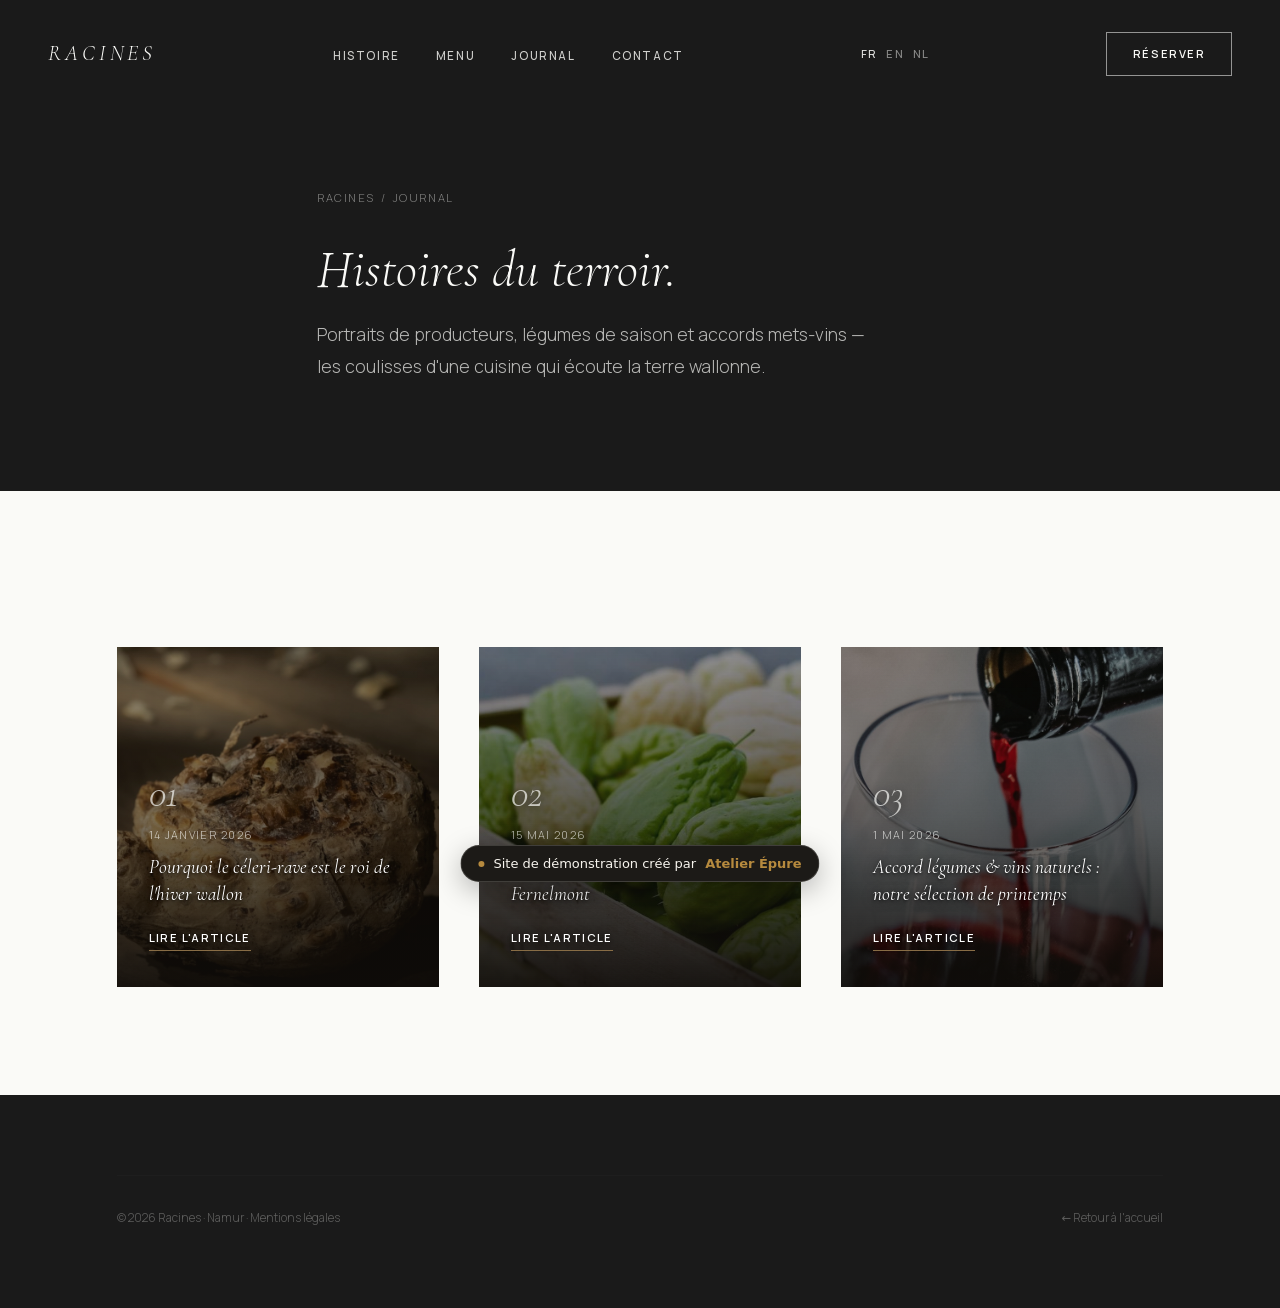
<file: blog/index.html>
<!DOCTYPE html>
<html lang="fr">
<head>
  <meta charset="UTF-8">
  <meta name="viewport" content="width=device-width, initial-scale=1.0">
  <meta name="robots" content="noindex, follow"><!-- site de démonstration, restaurant fictif : ne pas indexer -->
  <title>Journal — Racines, restaurant gastronomique végétal à Namur</title>
  <meta name="description" content="Le journal de Racines : histoires du terroir wallon, portraits de producteurs, accords mets-vins et cuisine de saison. Restaurant gastronomique végétal à Namur.">
  <!-- OpenGraph -->
  <meta property="og:title" content="Journal — Racines">
  <meta property="og:description" content="Histoires du terroir wallon, producteurs et cuisine de saison.">
  <meta property="og:image" content="https://racines-namur.be/assets/photos/article-celeri.jpg">
  <meta property="og:type" content="website">
  <meta property="og:url" content="https://racines-namur.be/blog/">
  <!-- Schema.org Blog -->
  <script type="application/ld+json">
  {
    "@context": "https://schema.org",
    "@type": "Blog",
    "name": "Journal de Racines",
    "description": "Histoires du terroir wallon, producteurs et cuisine de saison.",
    "url": "https://racines-namur.be/blog/",
    "publisher": { "@type": "Restaurant", "name": "Racines", "url": "https://racines-namur.be" },
    "blogPost": [
      { "@type": "BlogPosting", "headline": "Pourquoi le céleri-rave est le roi de l'hiver wallon", "datePublished": "2026-01-14", "url": "https://racines-namur.be/blog/celeri-rave-hiver-wallon.html" },
      { "@type": "BlogPosting", "headline": "Nos producteurs : la ferme Renard à Fernelmont", "datePublished": "2026-05-15", "url": "https://racines-namur.be/blog/producteurs-ferme-renard-fernelmont.html" },
      { "@type": "BlogPosting", "headline": "Accord légumes & vins naturels : notre sélection de printemps", "datePublished": "2026-05-01", "url": "https://racines-namur.be/blog/accord-legumes-vins-naturels-printemps.html" }
    ]
  }
  </script>
  <link rel="icon" type="image/png" href="../assets/favicon.png?v=3">
  <link rel="apple-touch-icon" href="../assets/favicon.png?v=3">
  <link rel="alternate" type="application/rss+xml" title="Racines — Journal" href="../feed.xml">
  <link rel="stylesheet" href="../assets/fonts/fonts.css?v=1">
  <link rel="stylesheet" href="../styles.css?v=4">
  <style>
    .journal-header {
      padding: calc(var(--section-padding) + 5rem) 0 var(--section-padding);
      background: var(--color-text);
      color: var(--color-bg);
    }
    .journal-header .container { max-width: 800px; }
    .journal-breadcrumb { font-size: 0.7rem; letter-spacing: 0.12em; text-transform: uppercase; opacity: 0.45; margin-bottom: 2rem; }
    .journal-breadcrumb a { color: inherit; transition: opacity 200ms; }
    .journal-breadcrumb a:hover { opacity: 0.8; }
    .journal-header h1 { font-size: clamp(2rem, 5vw, 3.25rem); font-weight: 300; font-style: italic; line-height: 1.15; margin-bottom: 1.25rem; }
    .journal-header .intro { font-size: 1.1rem; opacity: 0.7; font-weight: 300; line-height: 1.8; max-width: 560px; }
    .journal-archive { background: var(--color-bg); padding-block: var(--section-padding); }
    .journal-archive .blog-card .meta-date { font-size: 0.68rem; letter-spacing: 0.12em; text-transform: uppercase; color: rgba(250,250,247,0.7); display: block; margin-bottom: 0.6rem; }
  </style>
</head>
<body>

  <!-- NAV -->
  <nav class="nav" id="nav">
    <a href="../" class="nav-logo-text">Racines</a>
    <ul class="nav-links">
      <li><a href="../#about">Histoire</a></li>
      <li><a href="../#menu">Menu</a></li>
      <li><a href="../#blog">Journal</a></li>
      <li><a href="../#contact">Contact</a></li>
    </ul>
    <ul class="lang-switcher">
      <li><a href="../" class="active">FR</a></li>
      <li><a href="../en.html">EN</a></li>
      <li><a href="../nl.html">NL</a></li>
    </ul>
    <a href="../#reservation" class="nav-cta">Réserver</a>
    <button class="nav-burger" aria-label="Ouvrir le menu" aria-expanded="false" aria-controls="nav-mobile">
      <span></span><span></span><span></span>
    </button>
  </nav>

  <!-- EN-TÊTE JOURNAL -->
  <header class="journal-header">
    <div class="container">
      <p class="journal-breadcrumb">
        <a href="../">Racines</a> &nbsp;/&nbsp; Journal
      </p>
      <h1>Histoires du terroir.</h1>
      <p class="intro">Portraits de producteurs, légumes de saison et accords mets-vins — les coulisses d'une cuisine qui écoute la terre wallonne.</p>
    </div>
  </header>

  <!-- ARCHIVE DES ARTICLES -->
  <section class="journal-archive">
    <div class="container">
      <div class="blog-grid">

        <article class="blog-card" style="background-image: linear-gradient(to top, rgba(15,12,9,0.92) 0%, rgba(15,12,9,0.55) 50%, rgba(15,12,9,0.35) 100%), url('../assets/photos/article-celeri.jpg');">
          <span class="blog-card-num">01</span>
          <span class="meta-date">14 janvier 2026</span>
          <h3>Pourquoi le céleri-rave est le roi de l'hiver wallon</h3>
          <a href="celeri-rave-hiver-wallon.html" class="lire">Lire l'article</a>
        </article>

        <article class="blog-card" style="background-image: linear-gradient(to top, rgba(15,12,9,0.94) 0%, rgba(15,12,9,0.6) 50%, rgba(15,12,9,0.4) 100%), url('../assets/photos/article-ferme.jpg');">
          <span class="blog-card-num">02</span>
          <span class="meta-date">15 mai 2026</span>
          <h3>Nos producteurs : la ferme Renard à Fernelmont</h3>
          <a href="producteurs-ferme-renard-fernelmont.html" class="lire">Lire l'article</a>
        </article>

        <article class="blog-card" style="background-image: linear-gradient(to top, rgba(15,12,9,0.92) 0%, rgba(15,12,9,0.55) 50%, rgba(15,12,9,0.35) 100%), url('../assets/photos/article-vins.jpg');">
          <span class="blog-card-num">03</span>
          <span class="meta-date">1 mai 2026</span>
          <h3>Accord légumes &amp; vins naturels : notre sélection de printemps</h3>
          <a href="accord-legumes-vins-naturels-printemps.html" class="lire">Lire l'article</a>
        </article>

      </div>
    </div>
  </section>

  <!-- FOOTER -->
  <footer class="footer">
    <div class="container">
      <div class="footer-bottom" style="border-top: 1px solid rgba(250,250,247,0.07); padding-block: 2rem;">
        <span>© <span id="year"></span> Racines · Namur · <a href="../mentions-legales.html">Mentions légales</a></span>
        <a href="../">← Retour à l'accueil</a>
      </div>
    </div>
  </footer>

  <script src="https://unpkg.com/aos@2.3.4/dist/aos.js"></script>
  <script src="../script.js?v=4"></script>

<!-- Bandeau demonstration — Atelier Epure -->
<style>
.ae-demo-badge{position:fixed;left:50%;bottom:18px;transform:translateX(-50%);z-index:2147483000;
display:inline-flex;align-items:center;gap:9px;
background:#1C1A17;color:#F7F4EE;text-decoration:none;
font-family:-apple-system,BlinkMacSystemFont,"Segoe UI",system-ui,sans-serif;
font-size:13px;line-height:1;white-space:nowrap;
padding:11px 17px;border-radius:999px;
box-shadow:0 8px 28px rgba(0,0,0,.28);border:1px solid rgba(247,244,238,.16);
transition:transform .2s ease,box-shadow .2s ease}
.ae-demo-badge:hover{transform:translateX(-50%) translateY(-2px);box-shadow:0 12px 34px rgba(0,0,0,.34)}
.ae-demo-badge strong{color:#B68A3E;font-weight:600}
.ae-demo-badge .ae-demo-dot{width:6px;height:6px;border-radius:50%;background:#B68A3E;flex:0 0 auto}
@media (max-width:520px){.ae-demo-badge{font-size:12px;padding:9px 14px;bottom:12px}}
</style>
<a class="ae-demo-badge" href="https://atelierepure.be/" target="_blank" rel="noopener" aria-label="Site de démonstration créé par Atelier Épure">
  <span class="ae-demo-dot" aria-hidden="true"></span>Site de démonstration créé par <strong>Atelier&nbsp;Épure</strong>
</a>

</body>
</html>
</file>
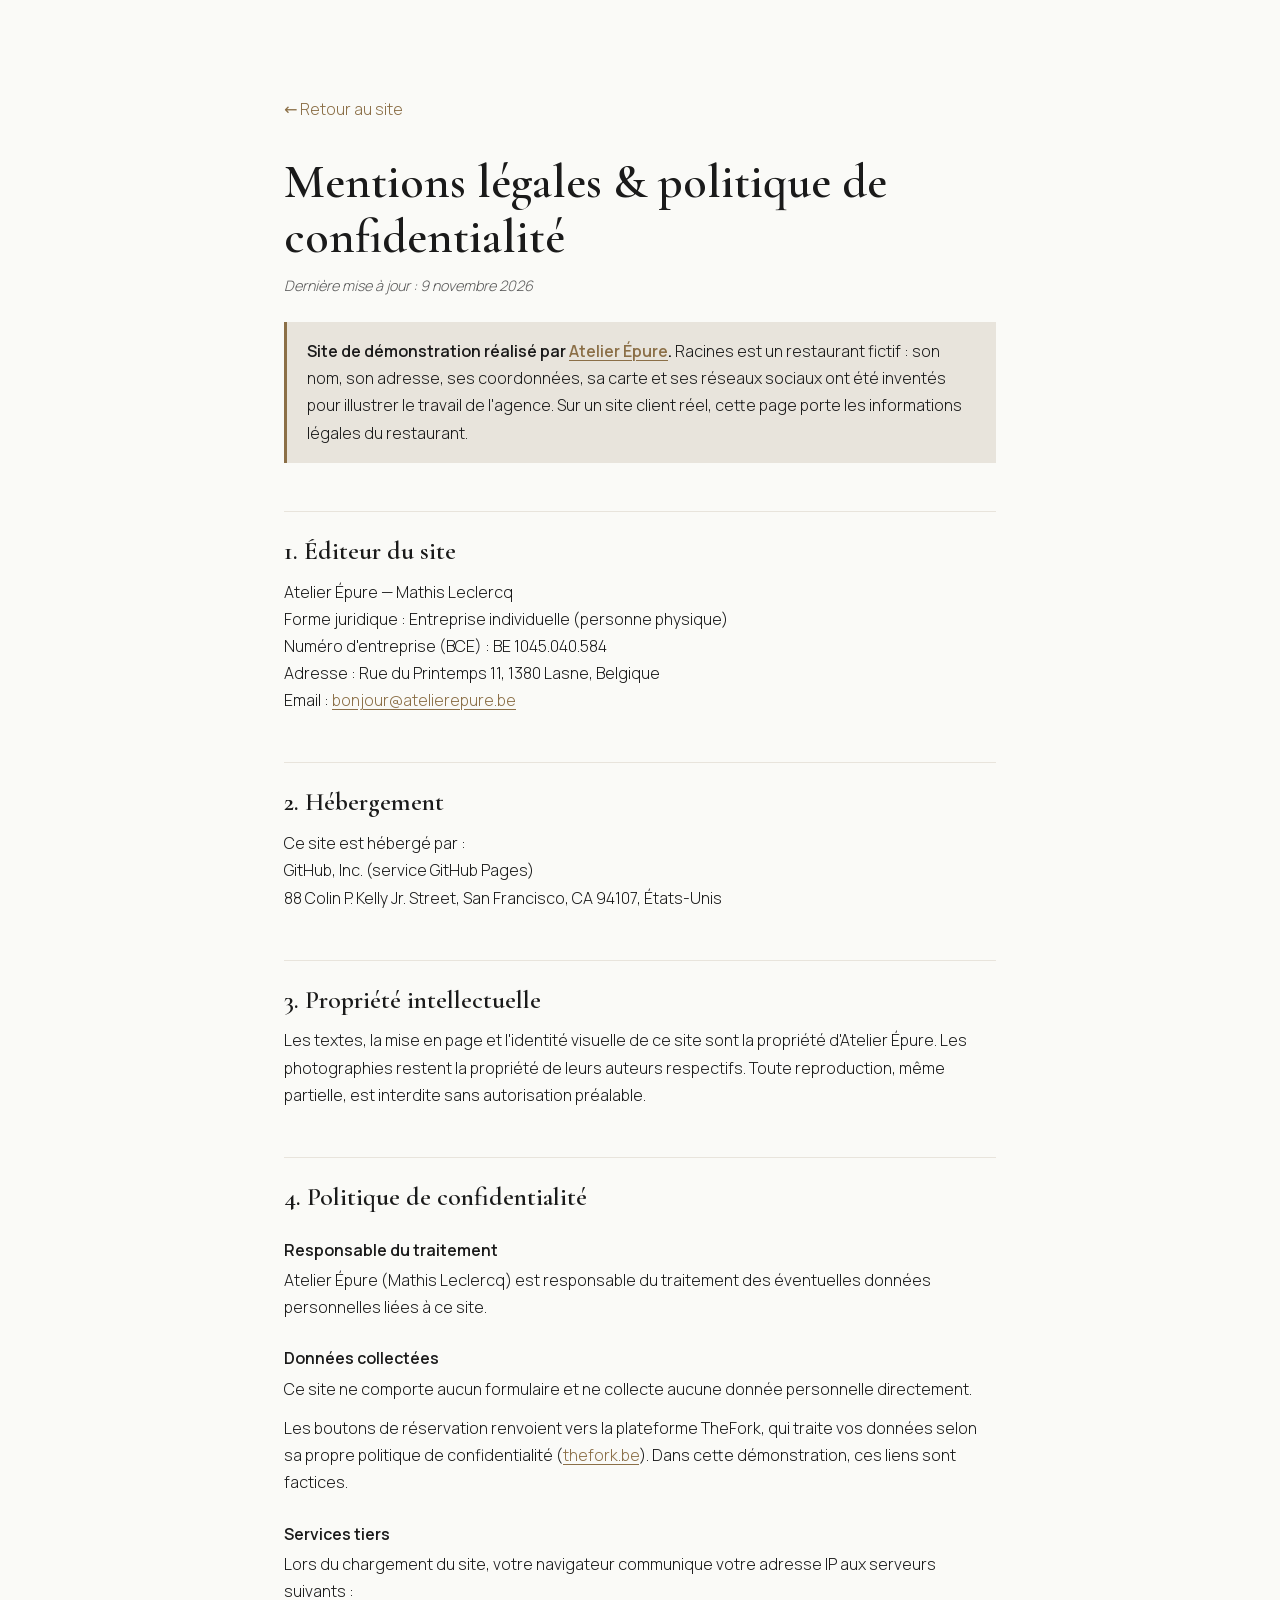
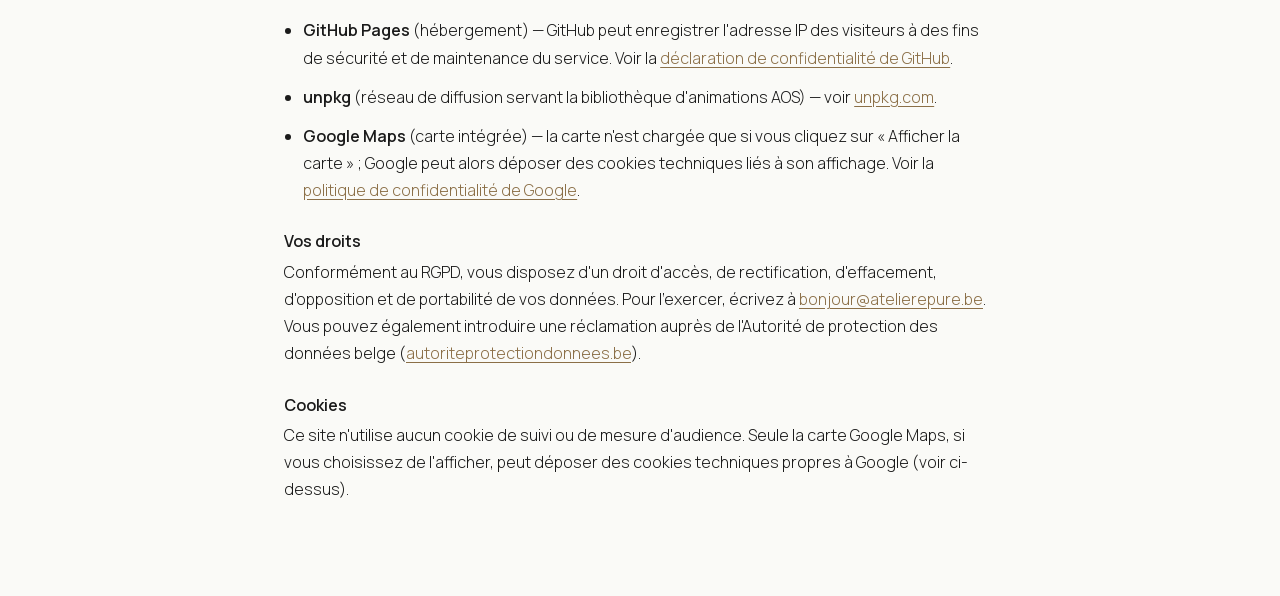
<file: mentions-legales.html>
<!DOCTYPE html>
<html lang="fr">
<head>
  <meta charset="UTF-8">
  <meta name="viewport" content="width=device-width, initial-scale=1.0">
  <title>Mentions légales & confidentialité — Racines</title>
  <meta name="description" content="Mentions légales et politique de confidentialité du site de démonstration Racines, réalisé par Atelier Épure.">
  <meta name="robots" content="noindex, follow">

  <link rel="icon" type="image/png" href="assets/favicon.png?v=3">
  <link rel="stylesheet" href="assets/fonts/fonts.css?v=1">
  <link rel="stylesheet" href="styles.css?v=4">

  <style>
    /* Page légale : texte long, pas de mise en page hero — sobre par design, reprend les tokens du site */
    body { background: var(--color-bg); color: var(--color-text); }
    .legal-page { max-width: 760px; margin: 0 auto; padding: 96px 24px 80px; line-height: 1.7; font-family: var(--font-body); }
    .legal-page a { color: var(--color-accent); text-decoration: underline; text-underline-offset: 3px; }
    .legal-page .retour { display: inline-block; margin-bottom: 32px; text-decoration: none; }
    .legal-page h1 { font-family: var(--font-display); font-size: clamp(2rem, 5vw, 3rem); line-height: 1.15; margin: 0 0 8px; }
    .legal-page h2 { font-family: var(--font-display); font-size: 1.6rem; line-height: 1.2; margin: 48px 0 12px; padding-top: 24px; border-top: 1px solid var(--color-subtle); }
    .legal-page h3 { font-family: var(--font-body); font-size: 1rem; font-weight: 600; margin: 28px 0 8px; }
    .legal-page p, .legal-page li { margin: 0 0 12px; }
    .legal-page ul { padding-left: 1.2em; list-style: disc; }
    .legal-page .maj { color: #5a5a5a; font-size: .9rem; }
    .legal-page .demo-note { background: var(--color-subtle); border-left: 3px solid var(--color-accent); padding: 16px 20px; margin: 24px 0 8px; }
  </style>
</head>
<body>

  <main class="legal-page">
    <a href="index.html" class="retour">&larr; Retour au site</a>

    <h1>Mentions légales & politique de confidentialité</h1>
    <p class="maj"><em>Dernière mise à jour : 9 novembre 2026</em></p>

    <p class="demo-note">
      <strong>Site de démonstration réalisé par <a href="https://atelierepure.be/">Atelier Épure</a>.</strong>
      Racines est un restaurant fictif : son nom, son adresse, ses coordonnées, sa carte et ses réseaux sociaux ont été
      inventés pour illustrer le travail de l'agence. Sur un site client réel, cette page porte les informations légales
      du restaurant.
    </p>

    <h2>1. Éditeur du site</h2>
    <p>
      Atelier Épure — Mathis Leclercq<br>
      Forme juridique : Entreprise individuelle (personne physique)<br>
      Numéro d'entreprise (BCE) : BE 1045.040.584<br>
      Adresse : Rue du Printemps 11, 1380 Lasne, Belgique<br>
      Email : <a href="mailto:bonjour@atelierepure.be">bonjour@atelierepure.be</a>
    </p>

    <h2>2. Hébergement</h2>
    <p>
      Ce site est hébergé par :<br>
      GitHub, Inc. (service GitHub Pages)<br>
      88 Colin P. Kelly Jr. Street, San Francisco, CA 94107, États-Unis
    </p>

    <h2>3. Propriété intellectuelle</h2>
    <p>
      Les textes, la mise en page et l'identité visuelle de ce site sont la propriété d'Atelier Épure. Les photographies
      restent la propriété de leurs auteurs respectifs. Toute reproduction, même partielle, est interdite sans
      autorisation préalable.
    </p>

    <h2>4. Politique de confidentialité</h2>

    <h3>Responsable du traitement</h3>
    <p>Atelier Épure (Mathis Leclercq) est responsable du traitement des éventuelles données personnelles liées à ce site.</p>

    <h3>Données collectées</h3>
    <p>Ce site ne comporte aucun formulaire et ne collecte aucune donnée personnelle directement.</p>
    <p>Les boutons de réservation renvoient vers la plateforme TheFork, qui traite vos données selon sa propre politique de confidentialité (<a href="https://www.thefork.be" target="_blank" rel="noopener">thefork.be</a>). Dans cette démonstration, ces liens sont factices.</p>

    <h3>Services tiers</h3>
    <p>Lors du chargement du site, votre navigateur communique votre adresse IP aux serveurs suivants :</p>
    <ul>
      <li><strong>GitHub Pages</strong> (hébergement) — GitHub peut enregistrer l'adresse IP des visiteurs à des fins de sécurité et de maintenance du service. Voir la <a href="https://docs.github.com/fr/site-policy/privacy-policies/github-general-privacy-statement" target="_blank" rel="noopener">déclaration de confidentialité de GitHub</a>.</li>
      <li><strong>unpkg</strong> (réseau de diffusion servant la bibliothèque d'animations AOS) — voir <a href="https://unpkg.com" target="_blank" rel="noopener">unpkg.com</a>.</li>
      <li><strong>Google Maps</strong> (carte intégrée) — la carte n'est chargée que si vous cliquez sur « Afficher la carte » ; Google peut alors déposer des cookies techniques liés à son affichage. Voir la <a href="https://policies.google.com/privacy" target="_blank" rel="noopener">politique de confidentialité de Google</a>.</li>
    </ul>

    <h3>Vos droits</h3>
    <p>
      Conformément au RGPD, vous disposez d'un droit d'accès, de rectification, d'effacement, d'opposition et de
      portabilité de vos données. Pour l'exercer, écrivez à <a href="mailto:bonjour@atelierepure.be">bonjour@atelierepure.be</a>.
      Vous pouvez également introduire une réclamation auprès de l'Autorité de protection des données belge
      (<a href="https://www.autoriteprotectiondonnees.be" target="_blank" rel="noopener">autoriteprotectiondonnees.be</a>).
    </p>

    <h3>Cookies</h3>
    <p>Ce site n'utilise aucun cookie de suivi ou de mesure d'audience. Seule la carte Google Maps, si vous choisissez de l'afficher, peut déposer des cookies techniques propres à Google (voir ci-dessus).</p>
  </main>

</body>
</html>
</file>
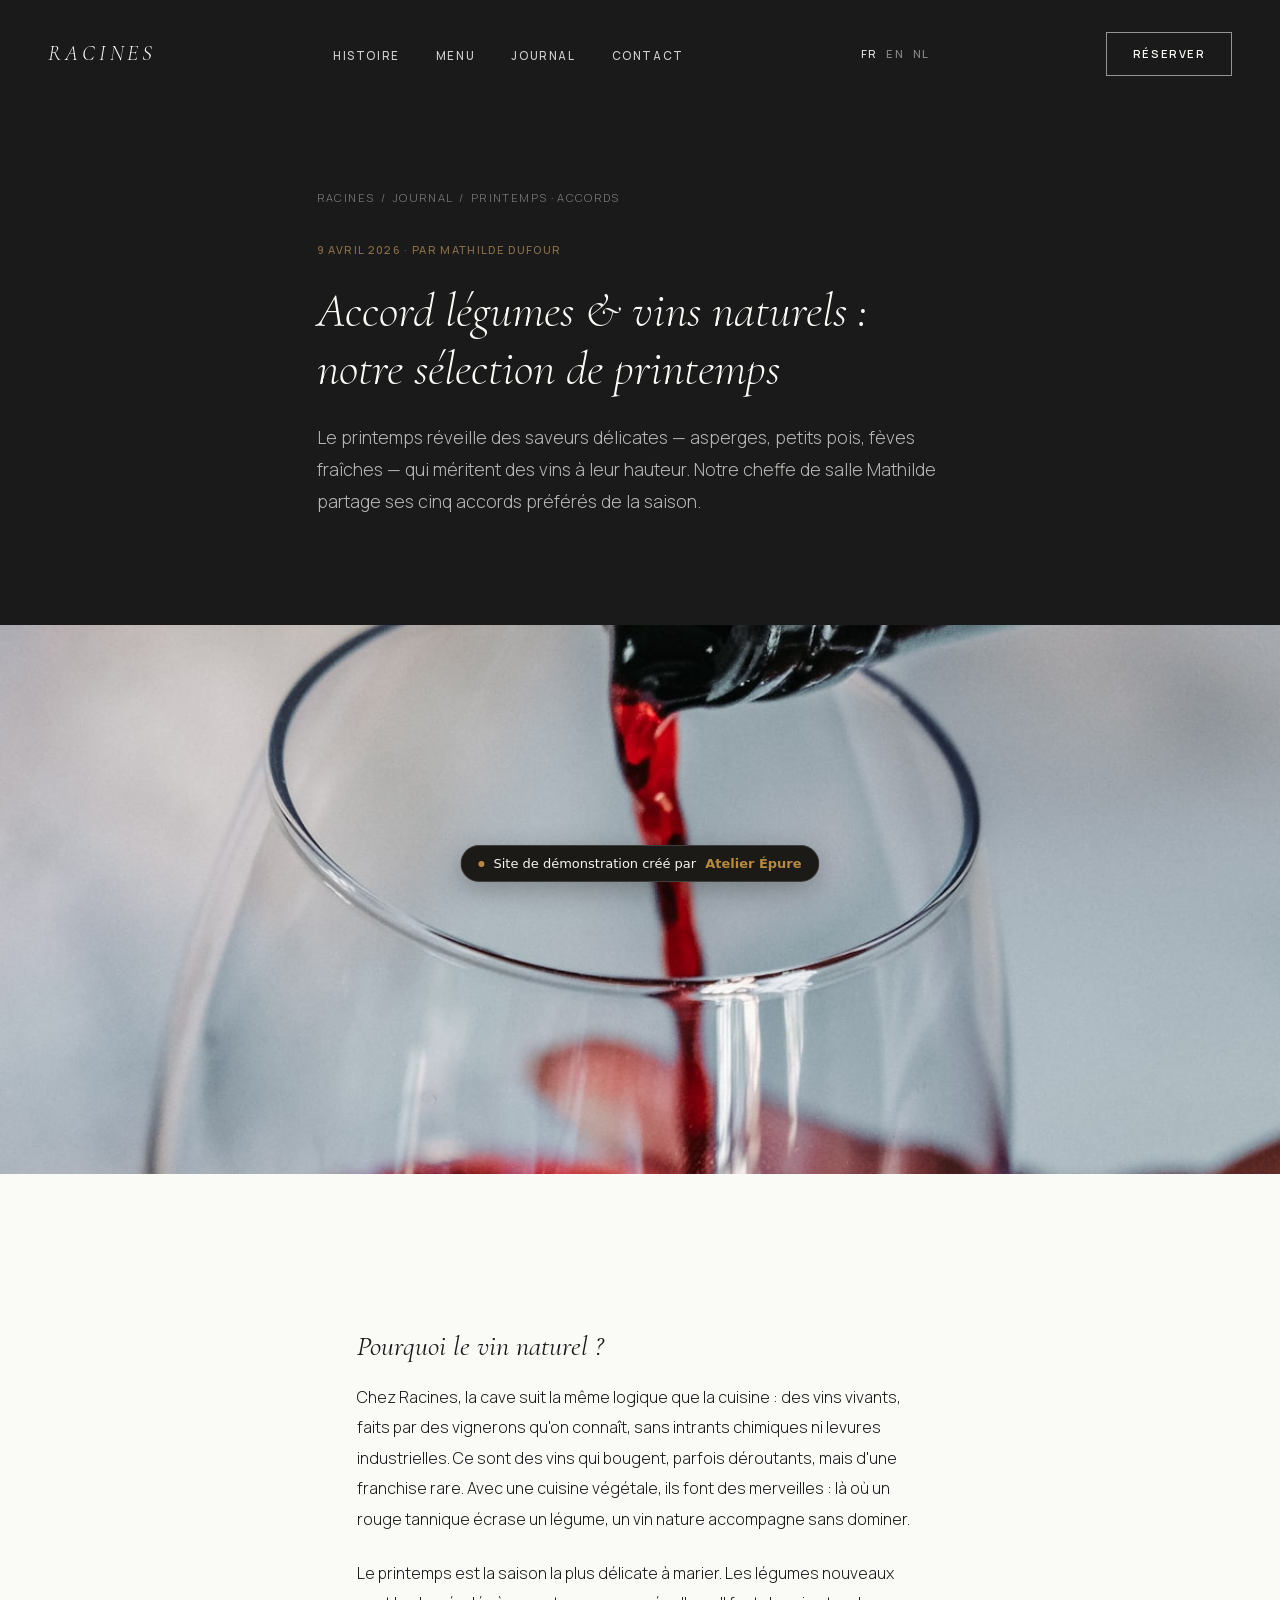
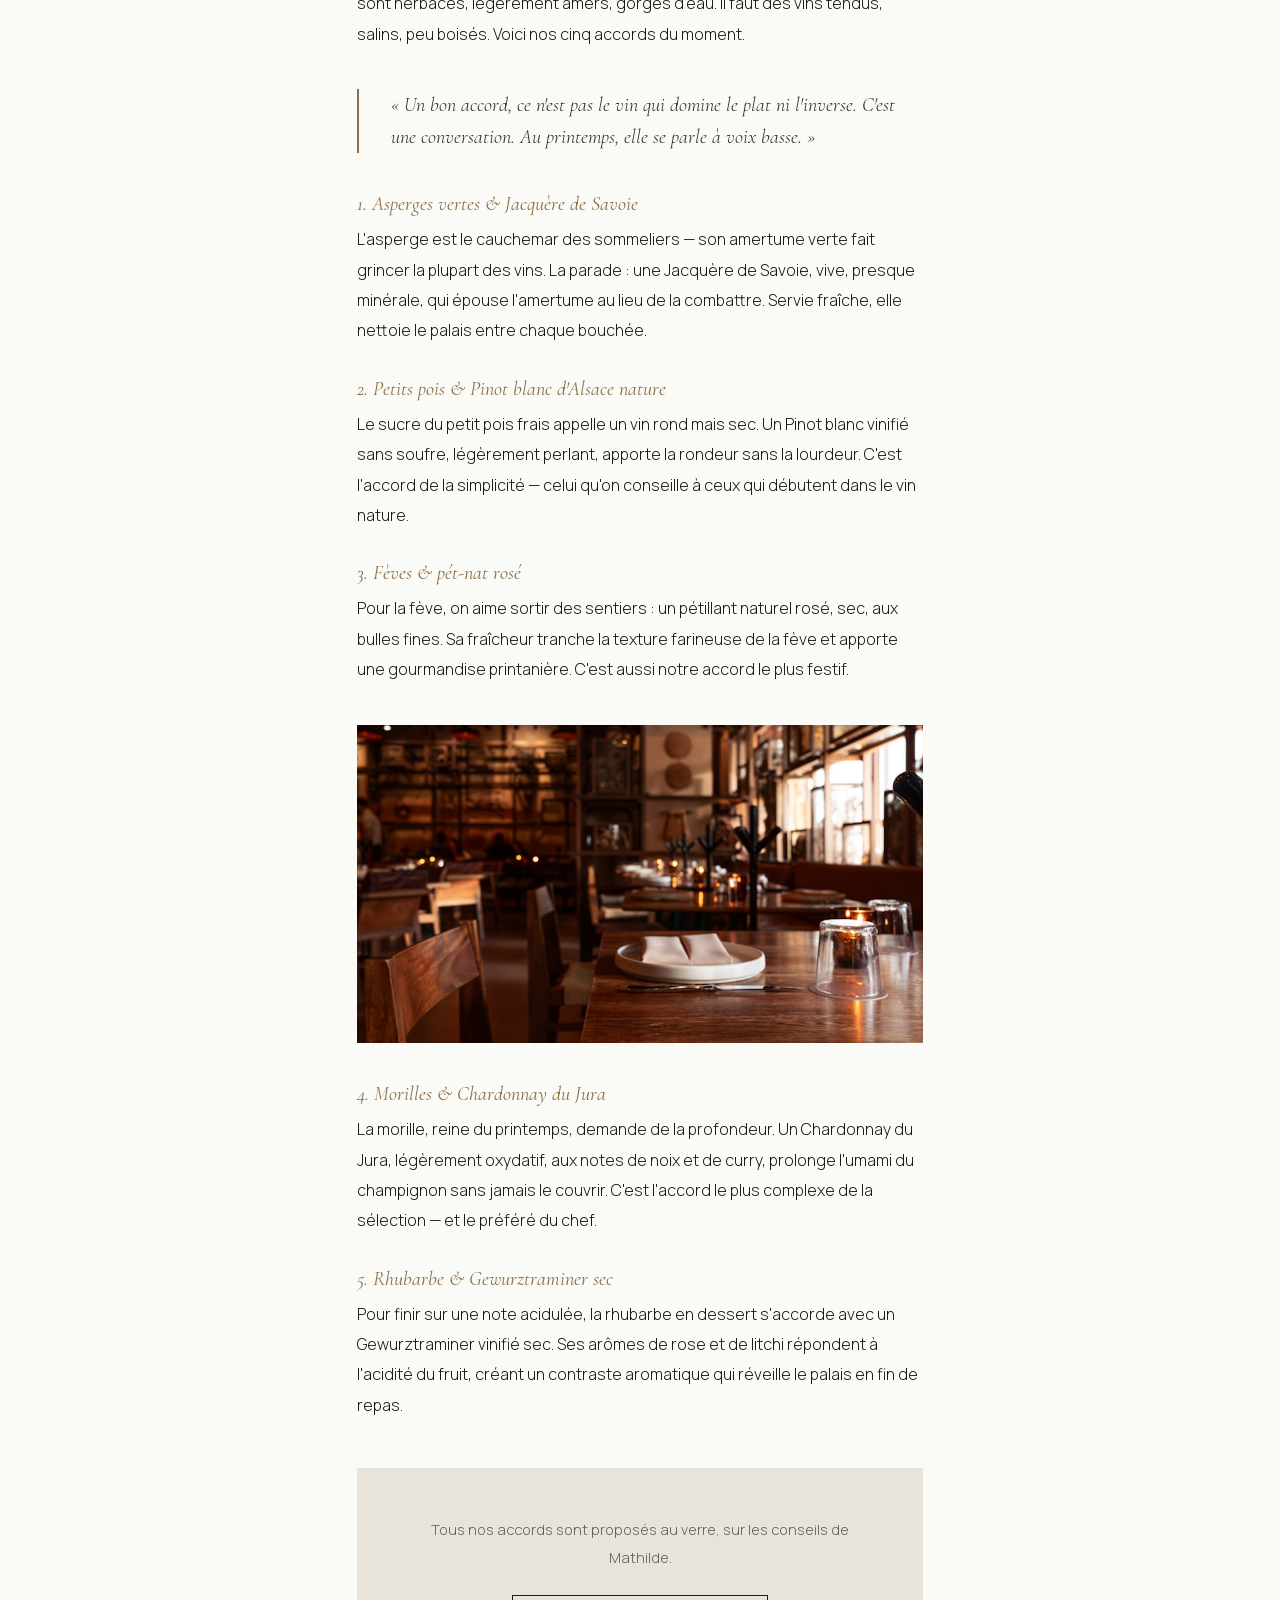
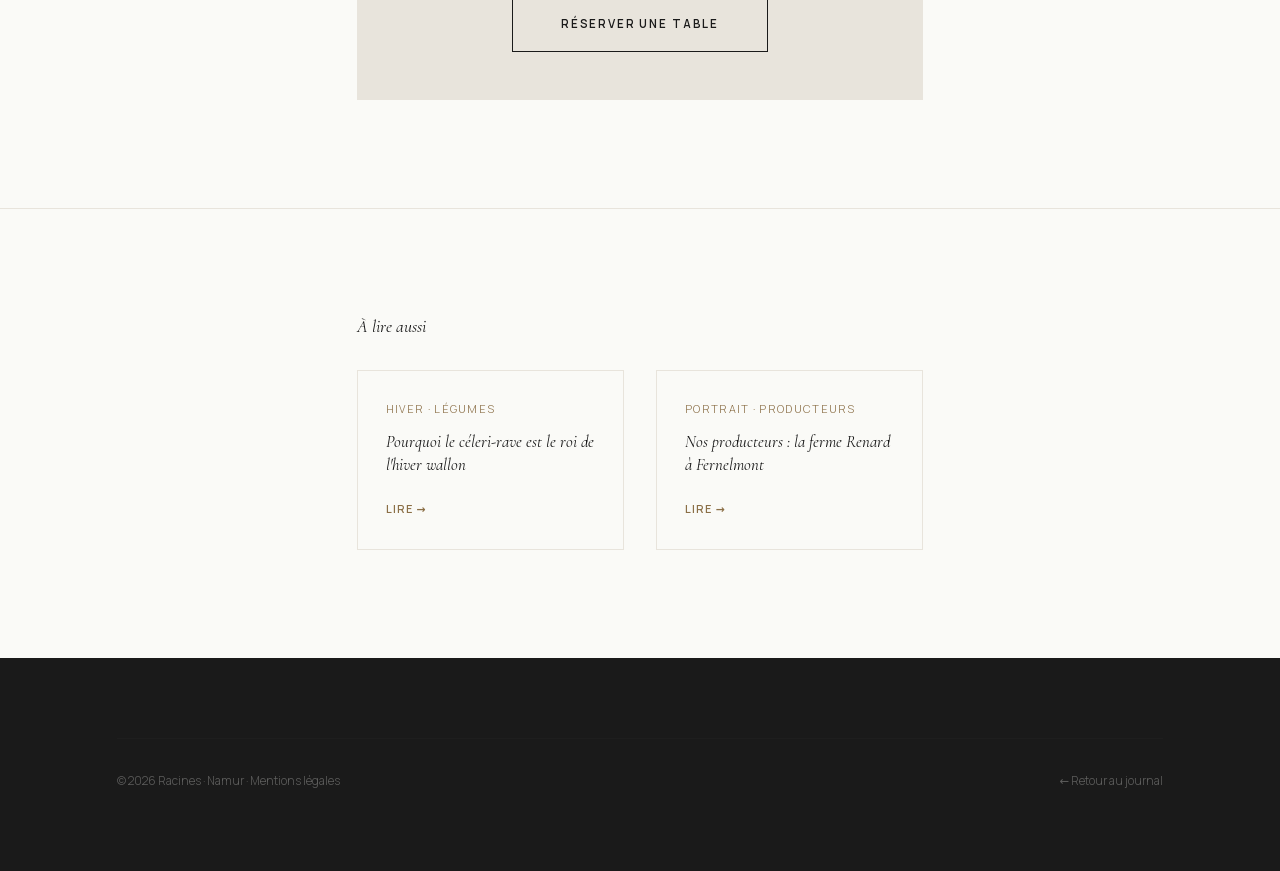
<file: blog/accord-legumes-vins-naturels-printemps.html>
<!DOCTYPE html>
<html lang="fr">
<head>
  <meta charset="UTF-8">
  <meta name="viewport" content="width=device-width, initial-scale=1.0">
  <meta name="robots" content="noindex, follow"><!-- site de démonstration, restaurant fictif : ne pas indexer -->
  <title>Accord légumes &amp; vins naturels : notre sélection de printemps — Journal de Racines</title>
  <meta name="description" content="Asperges, petits pois, fèves fraîches : le printemps réveille des saveurs délicates. Notre cheffe de salle Mathilde partage ses 5 accords vins naturels préférés.">
  <!-- OpenGraph -->
  <meta property="og:title" content="Accord légumes & vins naturels : notre sélection de printemps — Racines">
  <meta property="og:description" content="Les 5 accords vins naturels préférés de notre cheffe de salle pour le printemps.">
  <meta property="og:image" content="https://racines-namur.be/assets/photos/article-vins.jpg">
  <meta property="og:type" content="article">
  <!-- Schema.org BlogPosting -->
  <script type="application/ld+json">
  {
    "@context": "https://schema.org",
    "@type": "BlogPosting",
    "headline": "Accord légumes & vins naturels : notre sélection de printemps",
    "image": "https://racines-namur.be/assets/photos/article-vins.jpg",
    "author": { "@type": "Person", "name": "Mathilde Dufour" },
    "publisher": {
      "@type": "Restaurant",
      "name": "Racines",
      "url": "https://racines-namur.be"
    },
    "datePublished": "2026-04-09",
    "dateModified": "2026-04-09",
    "description": "Les 5 accords vins naturels préférés de notre cheffe de salle pour le printemps.",
    "url": "https://racines-namur.be/blog/accord-legumes-vins-naturels-printemps.html"
  }
  </script>
  <link rel="icon" type="image/png" href="../assets/favicon.png?v=3">
  <link rel="apple-touch-icon" href="../assets/favicon.png?v=3">
  <link rel="stylesheet" href="../assets/fonts/fonts.css?v=1">
  <link rel="stylesheet" href="../styles.css?v=4">
  <style>
    .article-header {
      padding: calc(var(--section-padding) + 5rem) 0 var(--section-padding);
      background: var(--color-text);
      color: var(--color-bg);
    }
    .article-header .container { max-width: 800px; }
    .article-breadcrumb { font-size: 0.7rem; letter-spacing: 0.12em; text-transform: uppercase; opacity: 0.45; margin-bottom: 2rem; }
    .article-breadcrumb a { color: inherit; transition: opacity 200ms; }
    .article-breadcrumb a:hover { opacity: 0.8; }
    .article-meta { font-size: 0.7rem; letter-spacing: 0.12em; text-transform: uppercase; color: var(--color-accent); font-weight: 500; margin-bottom: 1.5rem; }
    .article-header h1 { font-size: clamp(1.75rem, 4vw, 3rem); font-weight: 300; font-style: italic; line-height: 1.2; margin-bottom: 1.5rem; }
    .article-header .intro { font-size: 1.1rem; opacity: 0.7; font-weight: 300; line-height: 1.8; }

    .article-hero-img { aspect-ratio: 21/9; min-height: 300px; }

    .article-body {
      background: var(--color-bg);
      padding-block: var(--section-padding);
    }
    .article-body .container { max-width: 720px; }
    .article-body h2 { font-size: 1.75rem; font-weight: 400; font-style: italic; margin: 3rem 0 1.25rem; }
    .article-body h3 { font-family: var(--font-display); font-size: 1.25rem; font-weight: 400; font-style: italic; color: var(--color-accent); margin: 2rem 0 0.5rem; }
    .article-body p { font-size: 1rem; line-height: 1.9; font-weight: 300; margin-bottom: 1.5rem; color: var(--color-text); }
    .article-body blockquote {
      border-left: 2px solid var(--color-accent);
      padding-left: 2rem;
      margin: 2.5rem 0;
      font-family: var(--font-display);
      font-style: italic;
      font-size: 1.25rem;
      font-weight: 300;
      color: var(--color-secondary);
      line-height: 1.6;
    }
    .article-mid-img { aspect-ratio: 16/9; margin: 2.5rem 0; }

    .article-cta-block {
      background: var(--color-subtle);
      padding: 3rem;
      text-align: center;
      margin-top: 3rem;
    }
    .article-cta-block p { font-size: 0.9rem; opacity: 0.65; margin-bottom: 1.5rem; }
    .article-cta-block .btn-res { border-color: var(--color-text); color: var(--color-text); }
    .article-cta-block .btn-res:hover { background: var(--color-text); color: var(--color-bg); }

    .article-related { background: var(--color-bg); padding-block: var(--section-padding); border-top: 1px solid var(--color-subtle); }
    .article-related h3 { font-size: 1.1rem; font-weight: 400; font-style: italic; margin-bottom: 2rem; color: var(--color-text); }
    .related-grid { display: grid; grid-template-columns: repeat(2, 1fr); gap: 2rem; }
    .related-card { border: 1px solid var(--color-subtle); padding: 1.75rem; transition: transform 250ms; }
    .related-card:hover { transform: translateY(-3px); }
    .related-card .meta { font-size: 0.68rem; letter-spacing: 0.12em; text-transform: uppercase; color: var(--color-accent); margin-bottom: 0.75rem; }
    .related-card h4 { font-size: 1.05rem; font-style: italic; font-weight: 400; margin-bottom: 1rem; line-height: 1.4; }
    .related-card a { font-size: 0.68rem; letter-spacing: 0.1em; text-transform: uppercase; font-weight: 600; color: var(--color-accent); }
    @media (max-width: 600px) { .related-grid { grid-template-columns: 1fr; } }
  </style>
</head>
<body>

  <!-- NAV -->
  <nav class="nav" id="nav">
    <a href="../" class="nav-logo-text">Racines</a>
    <ul class="nav-links">
      <li><a href="../#about">Histoire</a></li>
      <li><a href="../#menu">Menu</a></li>
      <li><a href="../#blog">Journal</a></li>
      <li><a href="../#contact">Contact</a></li>
    </ul>
    <ul class="lang-switcher">
      <li><a href="../" class="active">FR</a></li>
      <li><a href="../en.html">EN</a></li>
      <li><a href="../nl.html">NL</a></li>
    </ul>
    <a href="../#reservation" class="nav-cta">Réserver</a>
    <button class="nav-burger" aria-label="Ouvrir le menu" aria-expanded="false" aria-controls="nav-mobile">
      <span></span><span></span><span></span>
    </button>
  </nav>
  <div class="nav-mobile" id="nav-mobile" hidden>
    <button class="nav-close" id="nav-close">×</button>
    <ul class="nav-mobile-links">
      <li><a href="../">Accueil</a></li>
      <li><a href="../#menu">Menu</a></li>
      <li><a href="../#blog">Journal</a></li>
      <li><a href="../#reservation">Réserver</a></li>
    </ul>
    <ul class="lang-mobile">
      <li><a href="../">FR</a></li><li><a href="../en.html">EN</a></li><li><a href="../nl.html">NL</a></li>
    </ul>
  </div>

  <!-- EN-TÊTE ARTICLE -->
  <header class="article-header">
    <div class="container">
      <p class="article-breadcrumb">
        <a href="../">Racines</a> &nbsp;/&nbsp;
        <a href="../#blog">Journal</a> &nbsp;/&nbsp;
        Printemps · Accords
      </p>
      <p class="article-meta">9 avril 2026 · Par Mathilde Dufour</p>
      <h1>Accord légumes &amp; vins naturels : notre sélection de printemps</h1>
      <p class="intro">Le printemps réveille des saveurs délicates — asperges, petits pois, fèves fraîches — qui méritent des vins à leur hauteur. Notre cheffe de salle Mathilde partage ses cinq accords préférés de la saison.</p>
    </div>
  </header>

  <!-- IMAGE HERO ARTICLE -->
  <picture class="img-with-fallback article-hero-img">
    <img src="../assets/photos/article-vins.jpg"
         alt="Service d'un vin naturel rouge au verre chez Racines"
         loading="eager">
  </picture>

  <!-- CORPS ARTICLE -->
  <article class="article-body">
    <div class="container">

      <h2>Pourquoi le vin naturel ?</h2>
      <p>Chez Racines, la cave suit la même logique que la cuisine : des vins vivants, faits par des vignerons qu'on connaît, sans intrants chimiques ni levures industrielles. Ce sont des vins qui bougent, parfois déroutants, mais d'une franchise rare. Avec une cuisine végétale, ils font des merveilles : là où un rouge tannique écrase un légume, un vin nature accompagne sans dominer.</p>
      <p>Le printemps est la saison la plus délicate à marier. Les légumes nouveaux sont herbacés, légèrement amers, gorgés d'eau. Il faut des vins tendus, salins, peu boisés. Voici nos cinq accords du moment.</p>

      <blockquote>« Un bon accord, ce n'est pas le vin qui domine le plat ni l'inverse. C'est une conversation. Au printemps, elle se parle à voix basse. »</blockquote>

      <h3>1. Asperges vertes &amp; Jacquère de Savoie</h3>
      <p>L'asperge est le cauchemar des sommeliers — son amertume verte fait grincer la plupart des vins. La parade : une Jacquère de Savoie, vive, presque minérale, qui épouse l'amertume au lieu de la combattre. Servie fraîche, elle nettoie le palais entre chaque bouchée.</p>

      <h3>2. Petits pois &amp; Pinot blanc d'Alsace nature</h3>
      <p>Le sucre du petit pois frais appelle un vin rond mais sec. Un Pinot blanc vinifié sans soufre, légèrement perlant, apporte la rondeur sans la lourdeur. C'est l'accord de la simplicité — celui qu'on conseille à ceux qui débutent dans le vin nature.</p>

      <h3>3. Fèves &amp; pét-nat rosé</h3>
      <p>Pour la fève, on aime sortir des sentiers : un pétillant naturel rosé, sec, aux bulles fines. Sa fraîcheur tranche la texture farineuse de la fève et apporte une gourmandise printanière. C'est aussi notre accord le plus festif.</p>

      <picture class="img-with-fallback article-mid-img">
        <img src="../assets/photos/interieur-3.jpg" alt="Une sélection de vins naturels servis au verre chez Racines" loading="lazy">
      </picture>

      <h3>4. Morilles &amp; Chardonnay du Jura</h3>
      <p>La morille, reine du printemps, demande de la profondeur. Un Chardonnay du Jura, légèrement oxydatif, aux notes de noix et de curry, prolonge l'umami du champignon sans jamais le couvrir. C'est l'accord le plus complexe de la sélection — et le préféré du chef.</p>

      <h3>5. Rhubarbe &amp; Gewurztraminer sec</h3>
      <p>Pour finir sur une note acidulée, la rhubarbe en dessert s'accorde avec un Gewurztraminer vinifié sec. Ses arômes de rose et de litchi répondent à l'acidité du fruit, créant un contraste aromatique qui réveille le palais en fin de repas.</p>

      <div class="article-cta-block">
        <p>Tous nos accords sont proposés au verre, sur les conseils de Mathilde.</p>
        <a href="https://www.thefork.be/restaurant/racines-namur-placeholder"
           target="_blank" rel="noopener noreferrer"
           class="btn-res">Réserver une table</a>
      </div>

    </div>
  </article>

  <!-- ARTICLES LIÉS -->
  <section class="article-related">
    <div class="container" style="max-width:720px;">
      <h3>À lire aussi</h3>
      <div class="related-grid">
        <div class="related-card">
          <p class="meta">Hiver · Légumes</p>
          <h4>Pourquoi le céleri-rave est le roi de l'hiver wallon</h4>
          <a href="celeri-rave-hiver-wallon.html">Lire →</a>
        </div>
        <div class="related-card">
          <p class="meta">Portrait · Producteurs</p>
          <h4>Nos producteurs : la ferme Renard à Fernelmont</h4>
          <a href="producteurs-ferme-renard-fernelmont.html">Lire →</a>
        </div>
      </div>
    </div>
  </section>

  <!-- FOOTER -->
  <footer class="footer">
    <div class="container">
      <div class="footer-bottom" style="border-top: 1px solid rgba(250,250,247,0.07); padding-block: 2rem;">
        <span>© <span id="year"></span> Racines · Namur · <a href="../mentions-legales.html">Mentions légales</a></span>
        <a href="../#blog">← Retour au journal</a>
      </div>
    </div>
  </footer>

  <script src="https://unpkg.com/aos@2.3.4/dist/aos.js"></script>
  <script src="../script.js?v=4"></script>

<!-- Bandeau demonstration — Atelier Epure -->
<style>
.ae-demo-badge{position:fixed;left:50%;bottom:18px;transform:translateX(-50%);z-index:2147483000;
display:inline-flex;align-items:center;gap:9px;
background:#1C1A17;color:#F7F4EE;text-decoration:none;
font-family:-apple-system,BlinkMacSystemFont,"Segoe UI",system-ui,sans-serif;
font-size:13px;line-height:1;white-space:nowrap;
padding:11px 17px;border-radius:999px;
box-shadow:0 8px 28px rgba(0,0,0,.28);border:1px solid rgba(247,244,238,.16);
transition:transform .2s ease,box-shadow .2s ease}
.ae-demo-badge:hover{transform:translateX(-50%) translateY(-2px);box-shadow:0 12px 34px rgba(0,0,0,.34)}
.ae-demo-badge strong{color:#B68A3E;font-weight:600}
.ae-demo-badge .ae-demo-dot{width:6px;height:6px;border-radius:50%;background:#B68A3E;flex:0 0 auto}
@media (max-width:520px){.ae-demo-badge{font-size:12px;padding:9px 14px;bottom:12px}}
</style>
<a class="ae-demo-badge" href="https://atelierepure.be/" target="_blank" rel="noopener" aria-label="Site de démonstration créé par Atelier Épure">
  <span class="ae-demo-dot" aria-hidden="true"></span>Site de démonstration créé par <strong>Atelier&nbsp;Épure</strong>
</a>

</body>
</html>
</file>
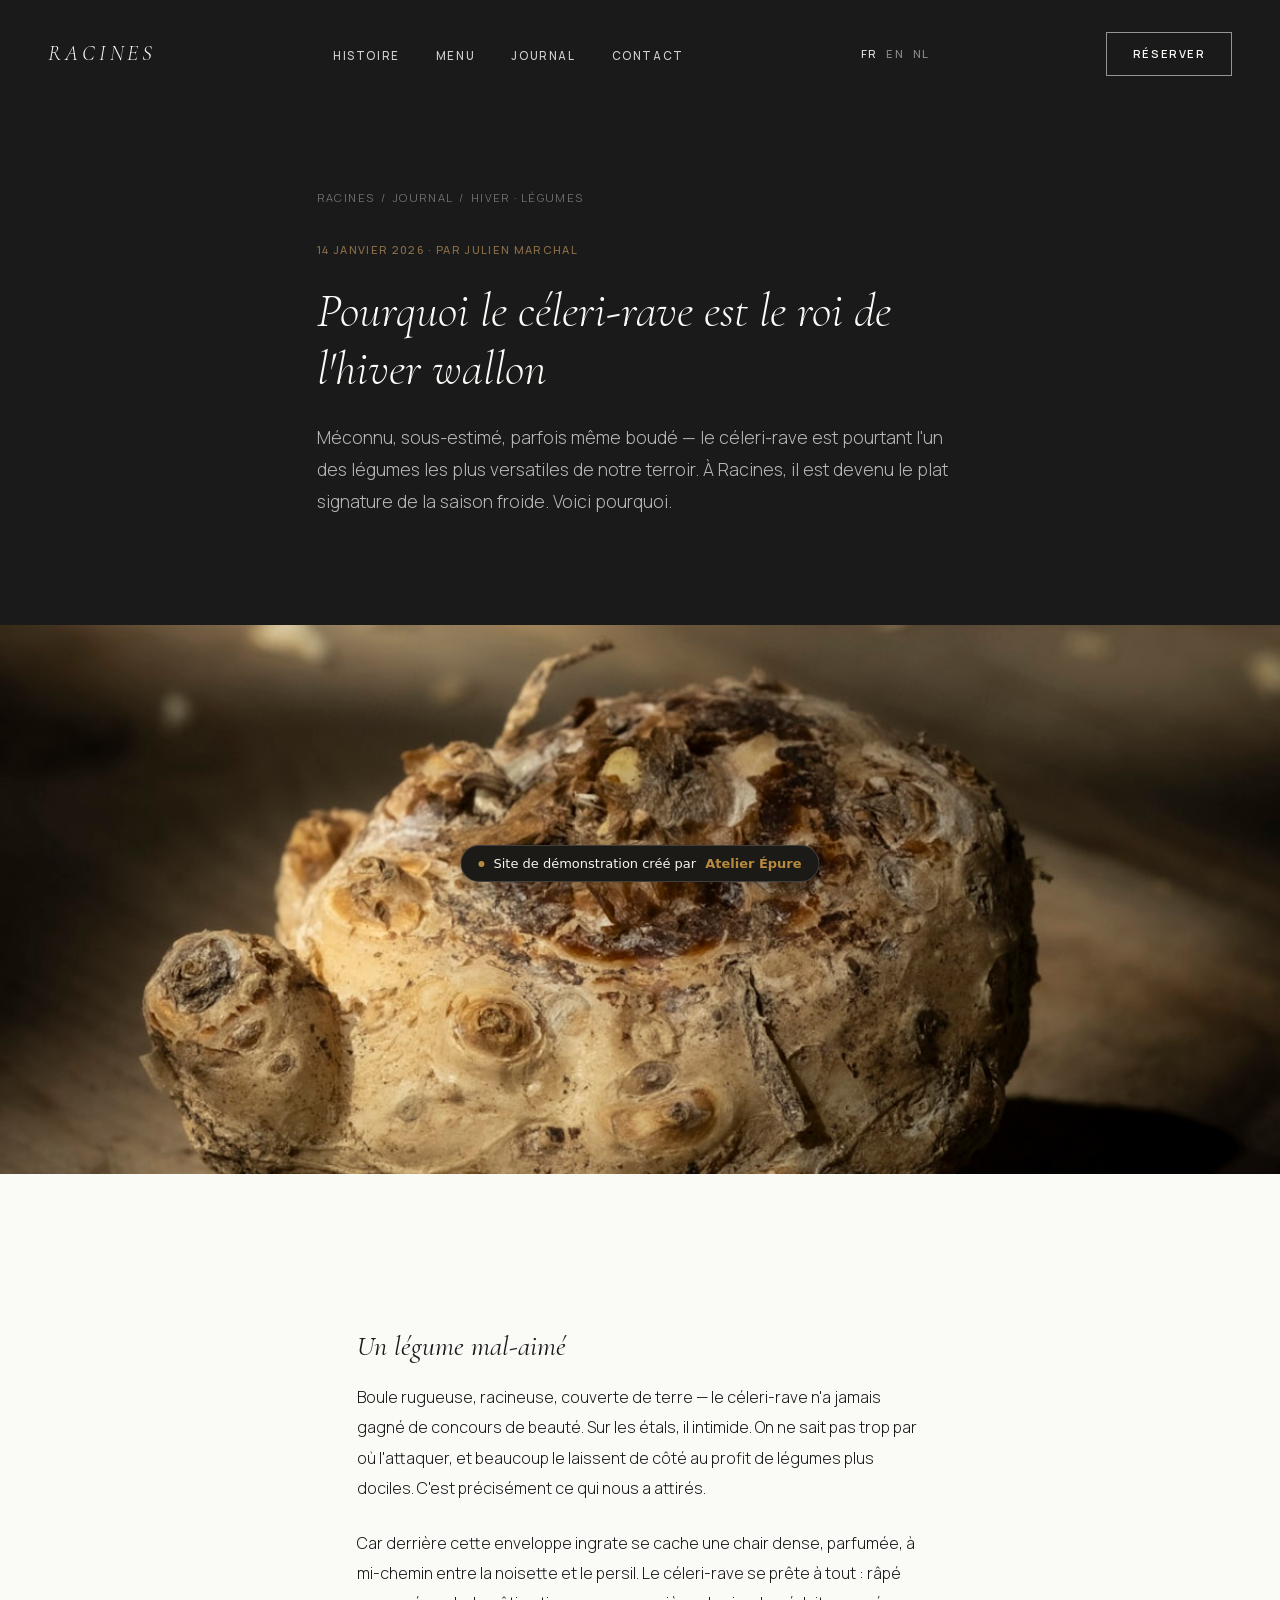
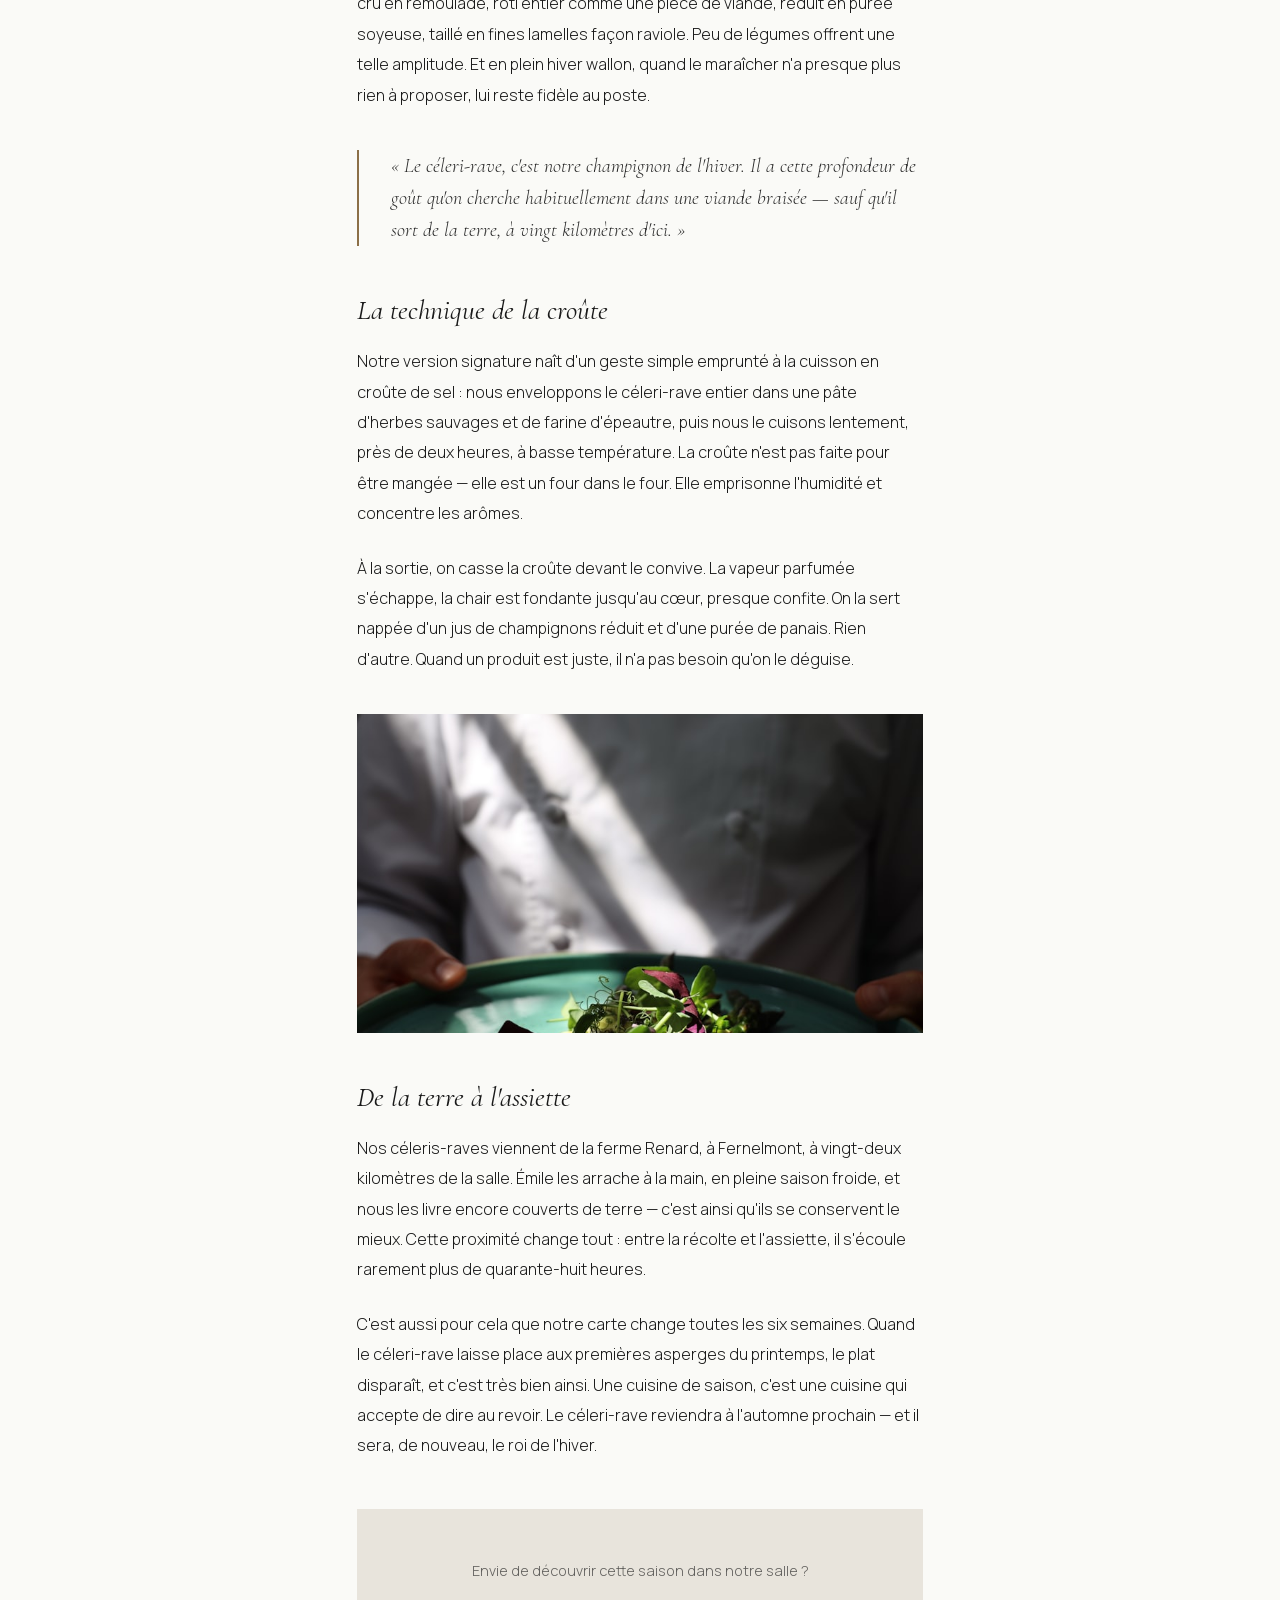
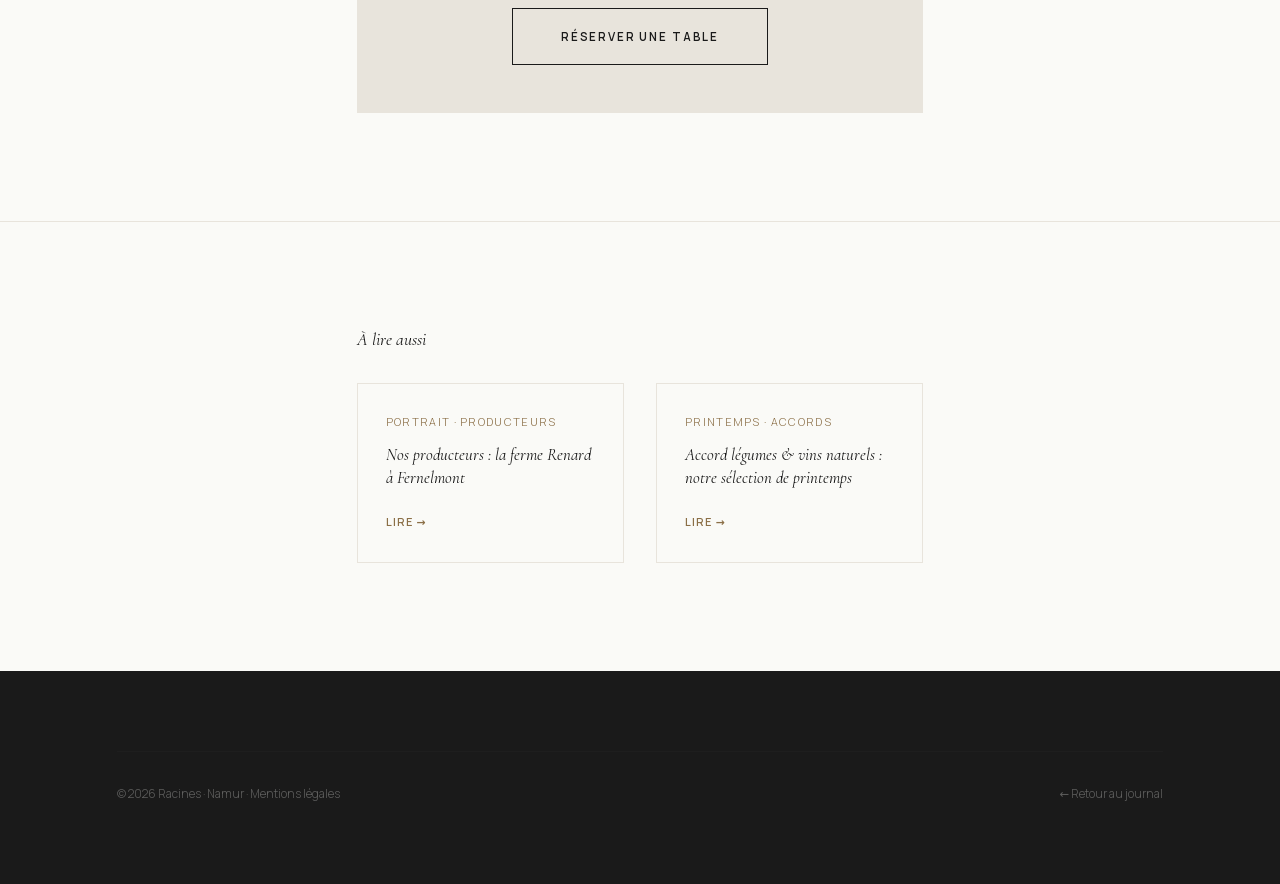
<file: blog/celeri-rave-hiver-wallon.html>
<!DOCTYPE html>
<html lang="fr">
<head>
  <meta charset="UTF-8">
  <meta name="viewport" content="width=device-width, initial-scale=1.0">
  <meta name="robots" content="noindex, follow"><!-- site de démonstration, restaurant fictif : ne pas indexer -->
  <title>Pourquoi le céleri-rave est le roi de l'hiver wallon — Journal de Racines</title>
  <meta name="description" content="Méconnu et sous-estimé, le céleri-rave est devenu le plat signature de l'hiver chez Racines. Le chef Julien Marchal raconte pourquoi.">
  <!-- OpenGraph -->
  <meta property="og:title" content="Pourquoi le céleri-rave est le roi de l'hiver wallon — Racines">
  <meta property="og:description" content="Méconnu et sous-estimé, le céleri-rave est devenu le plat signature de l'hiver chez Racines.">
  <meta property="og:image" content="https://racines-namur.be/assets/photos/article-celeri.jpg">
  <meta property="og:type" content="article">
  <!-- Schema.org BlogPosting -->
  <script type="application/ld+json">
  {
    "@context": "https://schema.org",
    "@type": "BlogPosting",
    "headline": "Pourquoi le céleri-rave est le roi de l'hiver wallon",
    "image": "https://racines-namur.be/assets/photos/article-celeri.jpg",
    "author": { "@type": "Person", "name": "Julien Marchal" },
    "publisher": {
      "@type": "Restaurant",
      "name": "Racines",
      "url": "https://racines-namur.be"
    },
    "datePublished": "2026-01-14",
    "dateModified": "2026-01-14",
    "description": "Méconnu et sous-estimé, le céleri-rave est devenu le plat signature de l'hiver chez Racines.",
    "url": "https://racines-namur.be/blog/celeri-rave-hiver-wallon.html"
  }
  </script>
  <link rel="icon" type="image/png" href="../assets/favicon.png?v=3">
  <link rel="apple-touch-icon" href="../assets/favicon.png?v=3">
  <link rel="stylesheet" href="../assets/fonts/fonts.css?v=1">
  <link rel="stylesheet" href="../styles.css?v=4">
  <style>
    .article-header {
      padding: calc(var(--section-padding) + 5rem) 0 var(--section-padding);
      background: var(--color-text);
      color: var(--color-bg);
    }
    .article-header .container { max-width: 800px; }
    .article-breadcrumb { font-size: 0.7rem; letter-spacing: 0.12em; text-transform: uppercase; opacity: 0.45; margin-bottom: 2rem; }
    .article-breadcrumb a { color: inherit; transition: opacity 200ms; }
    .article-breadcrumb a:hover { opacity: 0.8; }
    .article-meta { font-size: 0.7rem; letter-spacing: 0.12em; text-transform: uppercase; color: var(--color-accent); font-weight: 500; margin-bottom: 1.5rem; }
    .article-header h1 { font-size: clamp(1.75rem, 4vw, 3rem); font-weight: 300; font-style: italic; line-height: 1.2; margin-bottom: 1.5rem; }
    .article-header .intro { font-size: 1.1rem; opacity: 0.7; font-weight: 300; line-height: 1.8; }

    .article-hero-img { aspect-ratio: 21/9; min-height: 300px; }

    .article-body {
      background: var(--color-bg);
      padding-block: var(--section-padding);
    }
    .article-body .container { max-width: 720px; }
    .article-body h2 { font-size: 1.75rem; font-weight: 400; font-style: italic; margin: 3rem 0 1.25rem; }
    .article-body p { font-size: 1rem; line-height: 1.9; font-weight: 300; margin-bottom: 1.5rem; color: var(--color-text); }
    .article-body blockquote {
      border-left: 2px solid var(--color-accent);
      padding-left: 2rem;
      margin: 2.5rem 0;
      font-family: var(--font-display);
      font-style: italic;
      font-size: 1.25rem;
      font-weight: 300;
      color: var(--color-secondary);
      line-height: 1.6;
    }
    .article-mid-img { aspect-ratio: 16/9; margin: 2.5rem 0; }

    .article-cta-block {
      background: var(--color-subtle);
      padding: 3rem;
      text-align: center;
      margin-top: 3rem;
    }
    .article-cta-block p { font-size: 0.9rem; opacity: 0.65; margin-bottom: 1.5rem; }
    .article-cta-block .btn-res { border-color: var(--color-text); color: var(--color-text); }
    .article-cta-block .btn-res:hover { background: var(--color-text); color: var(--color-bg); }

    .article-related { background: var(--color-bg); padding-block: var(--section-padding); border-top: 1px solid var(--color-subtle); }
    .article-related h3 { font-size: 1.1rem; font-weight: 400; font-style: italic; margin-bottom: 2rem; }
    .related-grid { display: grid; grid-template-columns: repeat(2, 1fr); gap: 2rem; }
    .related-card { border: 1px solid var(--color-subtle); padding: 1.75rem; transition: transform 250ms; }
    .related-card:hover { transform: translateY(-3px); }
    .related-card .meta { font-size: 0.68rem; letter-spacing: 0.12em; text-transform: uppercase; color: var(--color-accent); margin-bottom: 0.75rem; }
    .related-card h4 { font-size: 1.05rem; font-style: italic; font-weight: 400; margin-bottom: 1rem; line-height: 1.4; }
    .related-card a { font-size: 0.68rem; letter-spacing: 0.1em; text-transform: uppercase; font-weight: 600; color: var(--color-accent); }
    @media (max-width: 600px) { .related-grid { grid-template-columns: 1fr; } }
  </style>
</head>
<body>

  <!-- NAV -->
  <nav class="nav" id="nav">
    <a href="../" class="nav-logo-text">Racines</a>
    <ul class="nav-links">
      <li><a href="../#about">Histoire</a></li>
      <li><a href="../#menu">Menu</a></li>
      <li><a href="../#blog">Journal</a></li>
      <li><a href="../#contact">Contact</a></li>
    </ul>
    <ul class="lang-switcher">
      <li><a href="../" class="active">FR</a></li>
      <li><a href="../en.html">EN</a></li>
      <li><a href="../nl.html">NL</a></li>
    </ul>
    <a href="../#reservation" class="nav-cta">Réserver</a>
    <button class="nav-burger" aria-label="Ouvrir le menu" aria-expanded="false" aria-controls="nav-mobile">
      <span></span><span></span><span></span>
    </button>
  </nav>
  <div class="nav-mobile" id="nav-mobile" hidden>
    <button class="nav-close" id="nav-close">×</button>
    <ul class="nav-mobile-links">
      <li><a href="../">Accueil</a></li>
      <li><a href="../#menu">Menu</a></li>
      <li><a href="../#blog">Journal</a></li>
      <li><a href="../#reservation">Réserver</a></li>
    </ul>
    <ul class="lang-mobile">
      <li><a href="../">FR</a></li><li><a href="../en.html">EN</a></li><li><a href="../nl.html">NL</a></li>
    </ul>
  </div>

  <!-- EN-TÊTE ARTICLE -->
  <header class="article-header">
    <div class="container">
      <p class="article-breadcrumb">
        <a href="../">Racines</a> &nbsp;/&nbsp;
        <a href="../#blog">Journal</a> &nbsp;/&nbsp;
        Hiver · Légumes
      </p>
      <p class="article-meta">14 janvier 2026 · Par Julien Marchal</p>
      <h1>Pourquoi le céleri-rave est le roi de l'hiver wallon</h1>
      <p class="intro">Méconnu, sous-estimé, parfois même boudé — le céleri-rave est pourtant l'un des légumes les plus versatiles de notre terroir. À Racines, il est devenu le plat signature de la saison froide. Voici pourquoi.</p>
    </div>
  </header>

  <!-- IMAGE HERO ARTICLE -->
  <picture class="img-with-fallback article-hero-img">
    <img src="../assets/photos/article-celeri.jpg"
         alt="Céleri-rave entier sur bois sombre, légume roi de l'hiver wallon"
         loading="eager">
  </picture>

  <!-- CORPS ARTICLE -->
  <article class="article-body">
    <div class="container">

      <h2>Un légume mal-aimé</h2>
      <p>Boule rugueuse, racineuse, couverte de terre — le céleri-rave n'a jamais gagné de concours de beauté. Sur les étals, il intimide. On ne sait pas trop par où l'attaquer, et beaucoup le laissent de côté au profit de légumes plus dociles. C'est précisément ce qui nous a attirés.</p>
      <p>Car derrière cette enveloppe ingrate se cache une chair dense, parfumée, à mi-chemin entre la noisette et le persil. Le céleri-rave se prête à tout : râpé cru en rémoulade, rôti entier comme une pièce de viande, réduit en purée soyeuse, taillé en fines lamelles façon raviole. Peu de légumes offrent une telle amplitude. Et en plein hiver wallon, quand le maraîcher n'a presque plus rien à proposer, lui reste fidèle au poste.</p>

      <blockquote>« Le céleri-rave, c'est notre champignon de l'hiver. Il a cette profondeur de goût qu'on cherche habituellement dans une viande braisée — sauf qu'il sort de la terre, à vingt kilomètres d'ici. »</blockquote>

      <h2>La technique de la croûte</h2>
      <p>Notre version signature naît d'un geste simple emprunté à la cuisson en croûte de sel : nous enveloppons le céleri-rave entier dans une pâte d'herbes sauvages et de farine d'épeautre, puis nous le cuisons lentement, près de deux heures, à basse température. La croûte n'est pas faite pour être mangée — elle est un four dans le four. Elle emprisonne l'humidité et concentre les arômes.</p>
      <p>À la sortie, on casse la croûte devant le convive. La vapeur parfumée s'échappe, la chair est fondante jusqu'au cœur, presque confite. On la sert nappée d'un jus de champignons réduit et d'une purée de panais. Rien d'autre. Quand un produit est juste, il n'a pas besoin qu'on le déguise.</p>

      <picture class="img-with-fallback article-mid-img">
        <img src="../assets/photos/plat-2.jpg" alt="Le céleri-rave servi à table, croûte cassée et jus de champignons" loading="lazy">
      </picture>

      <h2>De la terre à l'assiette</h2>
      <p>Nos céleris-raves viennent de la ferme Renard, à Fernelmont, à vingt-deux kilomètres de la salle. Émile les arrache à la main, en pleine saison froide, et nous les livre encore couverts de terre — c'est ainsi qu'ils se conservent le mieux. Cette proximité change tout : entre la récolte et l'assiette, il s'écoule rarement plus de quarante-huit heures.</p>
      <p>C'est aussi pour cela que notre carte change toutes les six semaines. Quand le céleri-rave laisse place aux premières asperges du printemps, le plat disparaît, et c'est très bien ainsi. Une cuisine de saison, c'est une cuisine qui accepte de dire au revoir. Le céleri-rave reviendra à l'automne prochain — et il sera, de nouveau, le roi de l'hiver.</p>

      <div class="article-cta-block">
        <p>Envie de découvrir cette saison dans notre salle ?</p>
        <a href="https://www.thefork.be/restaurant/racines-namur-placeholder"
           target="_blank" rel="noopener noreferrer"
           class="btn-res">Réserver une table</a>
      </div>

    </div>
  </article>

  <!-- ARTICLES LIÉS -->
  <section class="article-related">
    <div class="container" style="max-width:720px;">
      <h3>À lire aussi</h3>
      <div class="related-grid">
        <div class="related-card">
          <p class="meta">Portrait · Producteurs</p>
          <h4>Nos producteurs : la ferme Renard à Fernelmont</h4>
          <a href="producteurs-ferme-renard-fernelmont.html">Lire →</a>
        </div>
        <div class="related-card">
          <p class="meta">Printemps · Accords</p>
          <h4>Accord légumes &amp; vins naturels : notre sélection de printemps</h4>
          <a href="accord-legumes-vins-naturels-printemps.html">Lire →</a>
        </div>
      </div>
    </div>
  </section>

  <!-- FOOTER -->
  <footer class="footer">
    <div class="container">
      <div class="footer-bottom" style="border-top: 1px solid rgba(250,250,247,0.07); padding-block: 2rem;">
        <span>© <span id="year"></span> Racines · Namur · <a href="../mentions-legales.html">Mentions légales</a></span>
        <a href="../#blog">← Retour au journal</a>
      </div>
    </div>
  </footer>

  <script src="https://unpkg.com/aos@2.3.4/dist/aos.js"></script>
  <script src="../script.js?v=4"></script>

<!-- Bandeau demonstration — Atelier Epure -->
<style>
.ae-demo-badge{position:fixed;left:50%;bottom:18px;transform:translateX(-50%);z-index:2147483000;
display:inline-flex;align-items:center;gap:9px;
background:#1C1A17;color:#F7F4EE;text-decoration:none;
font-family:-apple-system,BlinkMacSystemFont,"Segoe UI",system-ui,sans-serif;
font-size:13px;line-height:1;white-space:nowrap;
padding:11px 17px;border-radius:999px;
box-shadow:0 8px 28px rgba(0,0,0,.28);border:1px solid rgba(247,244,238,.16);
transition:transform .2s ease,box-shadow .2s ease}
.ae-demo-badge:hover{transform:translateX(-50%) translateY(-2px);box-shadow:0 12px 34px rgba(0,0,0,.34)}
.ae-demo-badge strong{color:#B68A3E;font-weight:600}
.ae-demo-badge .ae-demo-dot{width:6px;height:6px;border-radius:50%;background:#B68A3E;flex:0 0 auto}
@media (max-width:520px){.ae-demo-badge{font-size:12px;padding:9px 14px;bottom:12px}}
</style>
<a class="ae-demo-badge" href="https://atelierepure.be/" target="_blank" rel="noopener" aria-label="Site de démonstration créé par Atelier Épure">
  <span class="ae-demo-dot" aria-hidden="true"></span>Site de démonstration créé par <strong>Atelier&nbsp;Épure</strong>
</a>

</body>
</html>
</file>
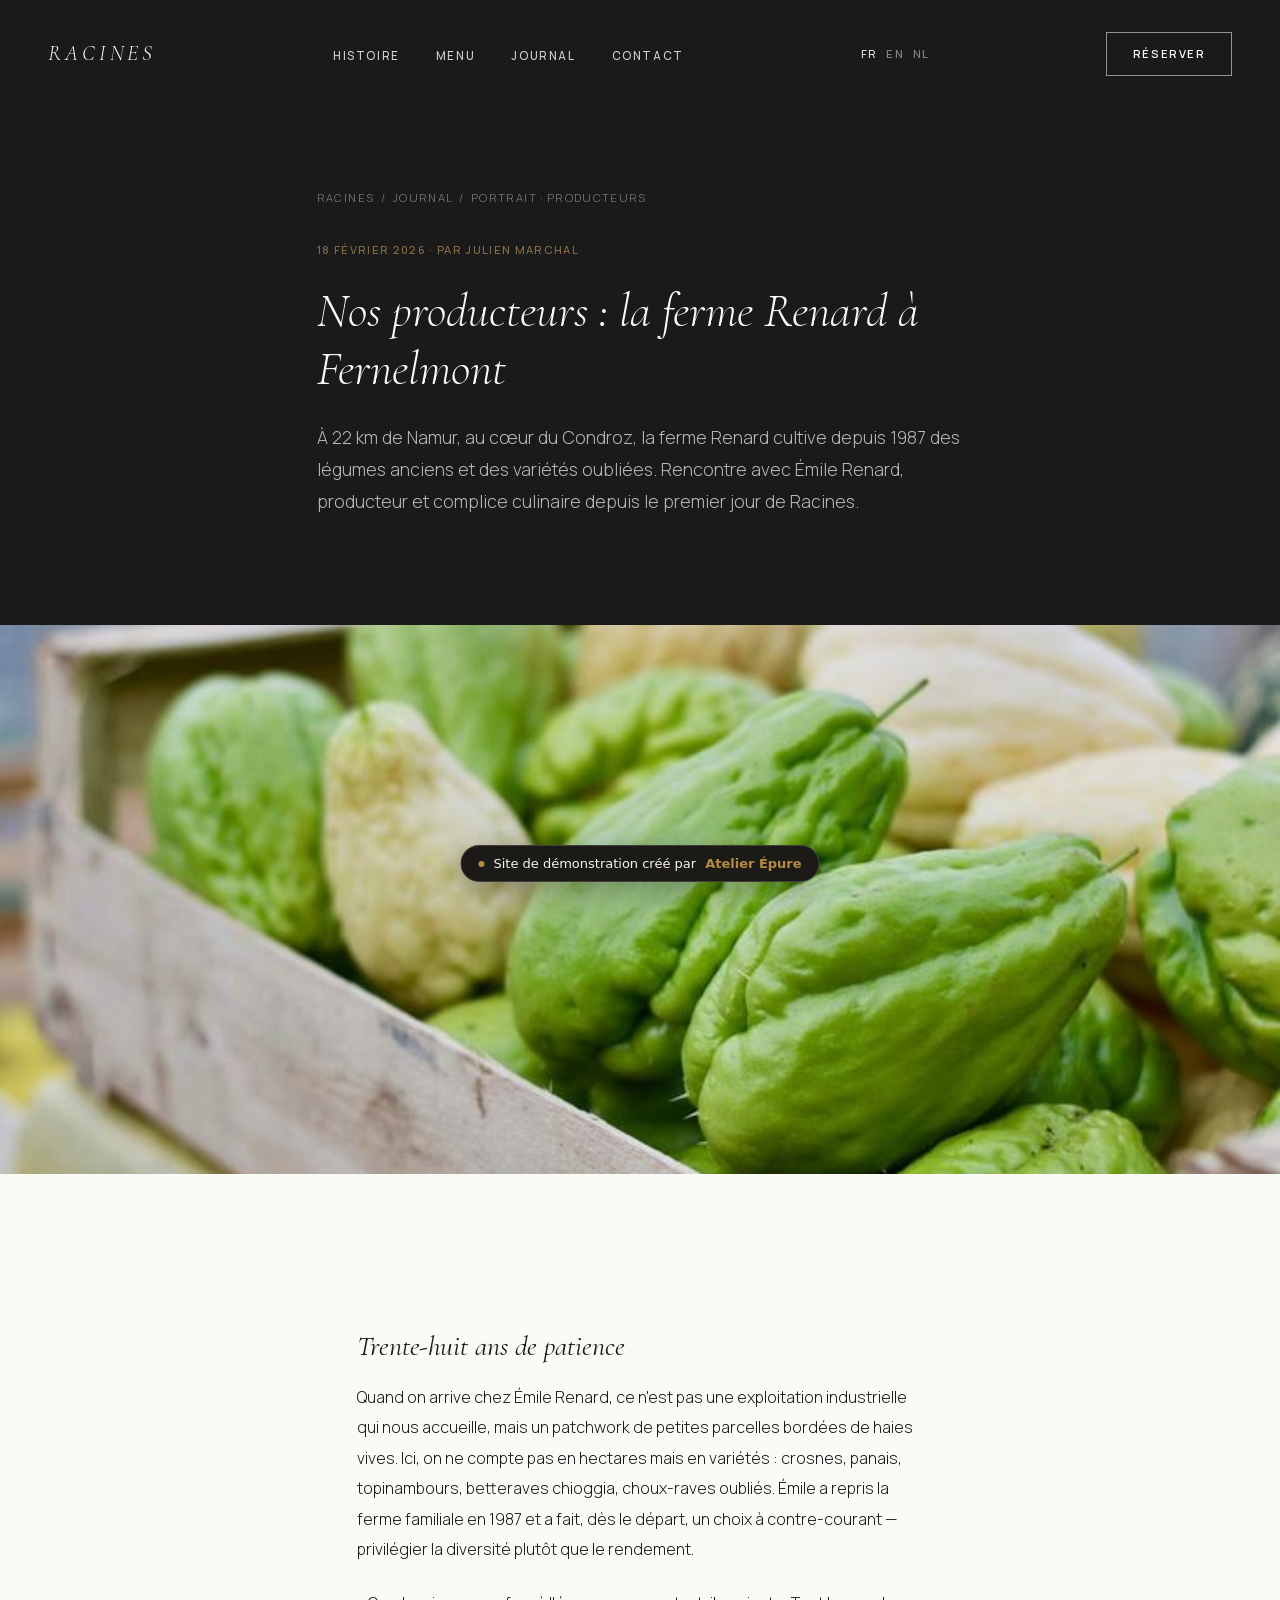
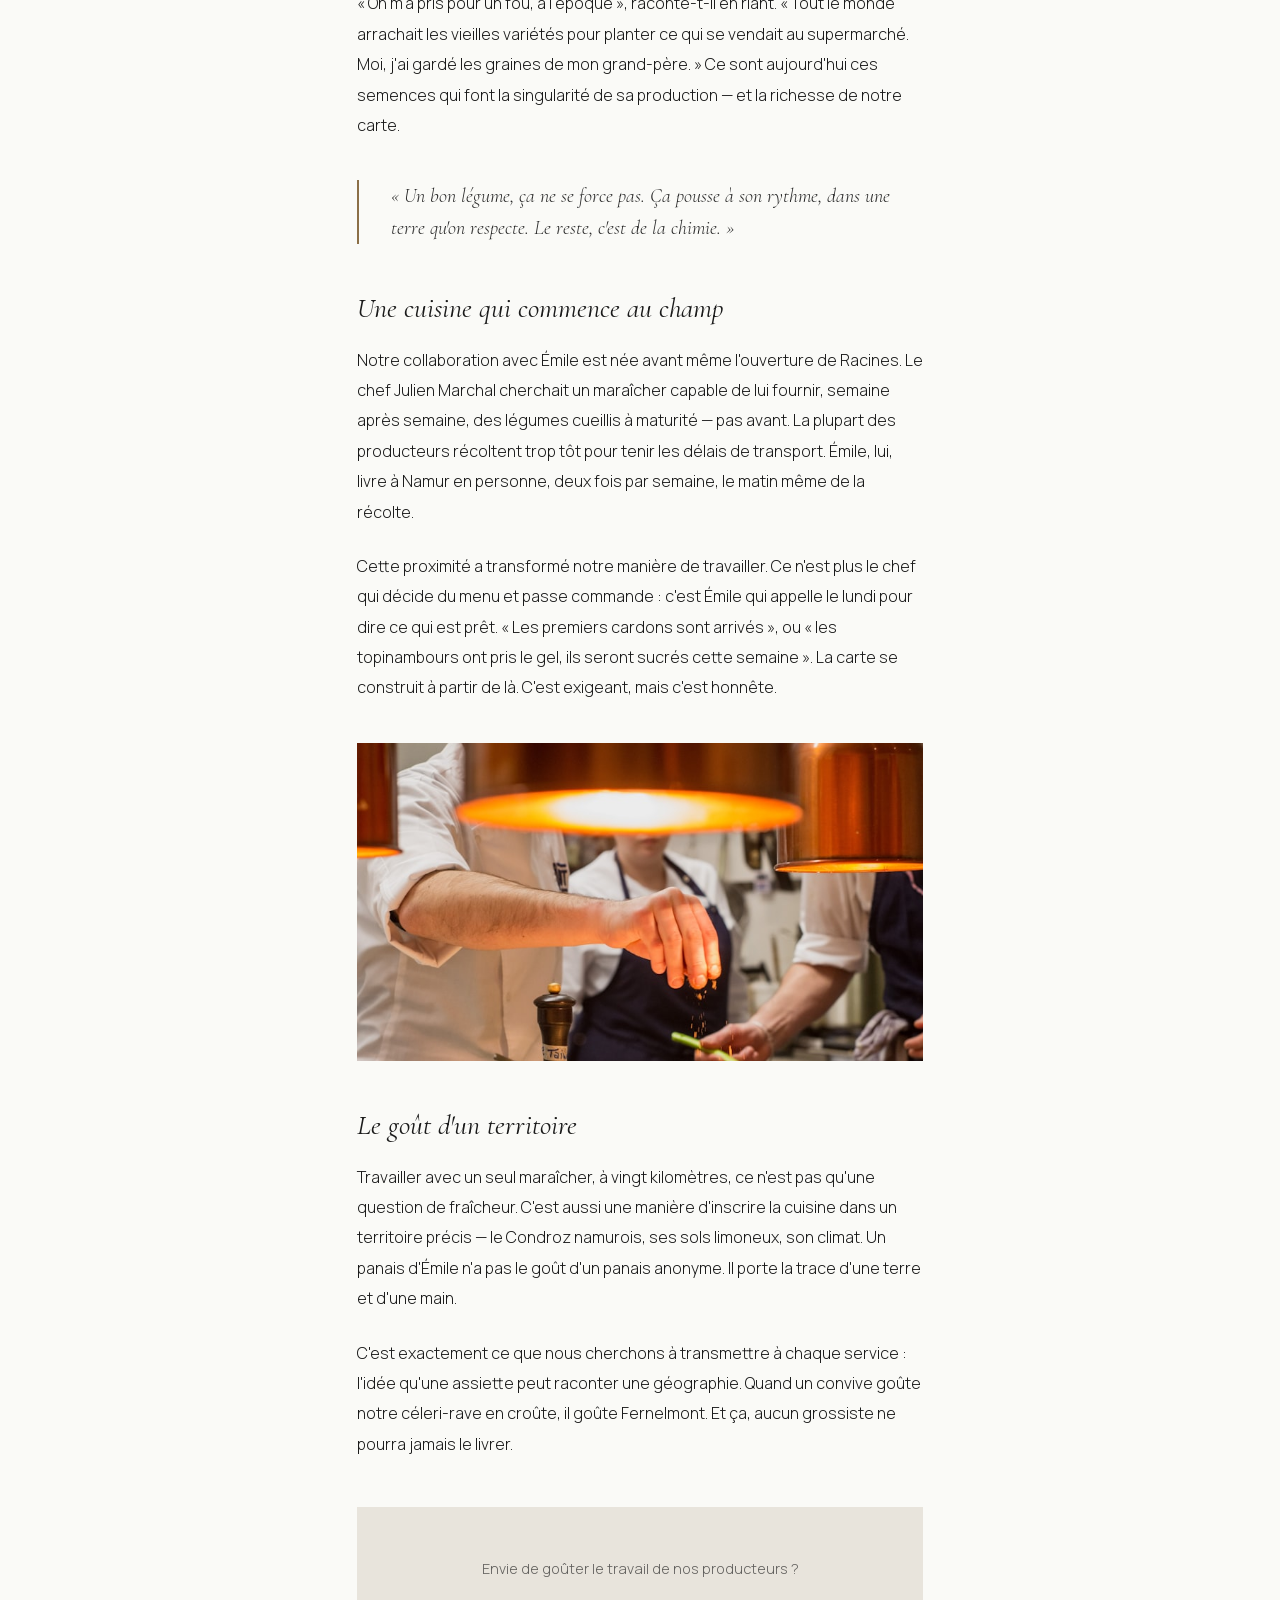
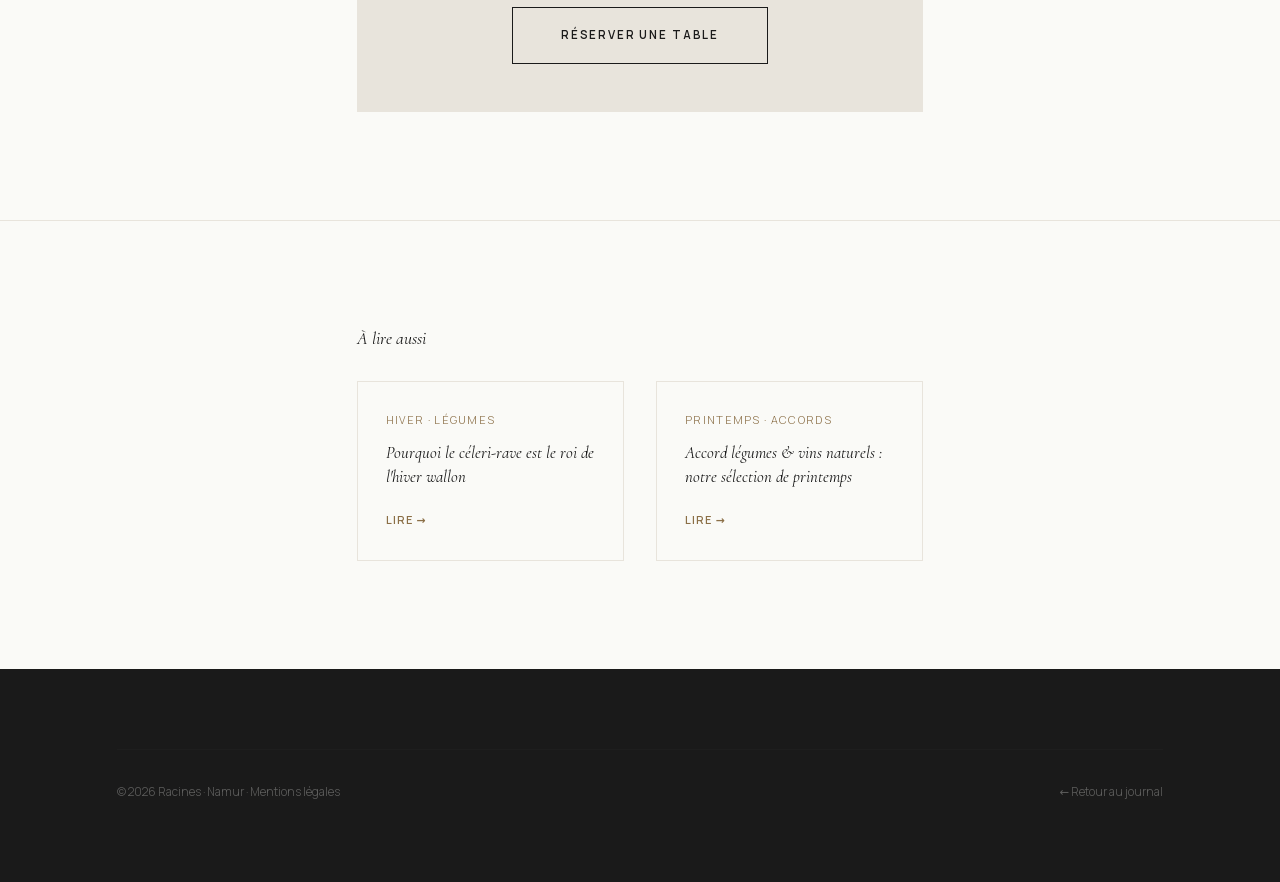
<file: blog/producteurs-ferme-renard-fernelmont.html>
<!DOCTYPE html>
<html lang="fr">
<head>
  <meta charset="UTF-8">
  <meta name="viewport" content="width=device-width, initial-scale=1.0">
  <meta name="robots" content="noindex, follow"><!-- site de démonstration, restaurant fictif : ne pas indexer -->
  <title>Nos producteurs : la ferme Renard à Fernelmont — Journal de Racines</title>
  <meta name="description" content="À 22 km de Namur, la ferme Renard cultive depuis 1987 des légumes anciens. Rencontre avec Émile Renard, complice culinaire de Racines depuis le premier jour.">
  <!-- OpenGraph -->
  <meta property="og:title" content="Nos producteurs : la ferme Renard à Fernelmont — Racines">
  <meta property="og:description" content="Rencontre avec Émile Renard, producteur de légumes anciens et complice culinaire de Racines.">
  <meta property="og:image" content="https://racines-namur.be/assets/photos/article-ferme.jpg">
  <meta property="og:type" content="article">
  <!-- Schema.org BlogPosting -->
  <script type="application/ld+json">
  {
    "@context": "https://schema.org",
    "@type": "BlogPosting",
    "headline": "Nos producteurs : la ferme Renard à Fernelmont",
    "image": "https://racines-namur.be/assets/photos/article-ferme.jpg",
    "author": { "@type": "Person", "name": "Julien Marchal" },
    "publisher": {
      "@type": "Restaurant",
      "name": "Racines",
      "url": "https://racines-namur.be"
    },
    "datePublished": "2026-02-18",
    "dateModified": "2026-02-18",
    "description": "Rencontre avec Émile Renard, producteur de légumes anciens et complice culinaire de Racines.",
    "url": "https://racines-namur.be/blog/producteurs-ferme-renard-fernelmont.html"
  }
  </script>
  <link rel="icon" type="image/png" href="../assets/favicon.png?v=3">
  <link rel="apple-touch-icon" href="../assets/favicon.png?v=3">
  <link rel="stylesheet" href="../assets/fonts/fonts.css?v=1">
  <link rel="stylesheet" href="../styles.css?v=4">
  <style>
    .article-header {
      padding: calc(var(--section-padding) + 5rem) 0 var(--section-padding);
      background: var(--color-text);
      color: var(--color-bg);
    }
    .article-header .container { max-width: 800px; }
    .article-breadcrumb { font-size: 0.7rem; letter-spacing: 0.12em; text-transform: uppercase; opacity: 0.45; margin-bottom: 2rem; }
    .article-breadcrumb a { color: inherit; transition: opacity 200ms; }
    .article-breadcrumb a:hover { opacity: 0.8; }
    .article-meta { font-size: 0.7rem; letter-spacing: 0.12em; text-transform: uppercase; color: var(--color-accent); font-weight: 500; margin-bottom: 1.5rem; }
    .article-header h1 { font-size: clamp(1.75rem, 4vw, 3rem); font-weight: 300; font-style: italic; line-height: 1.2; margin-bottom: 1.5rem; }
    .article-header .intro { font-size: 1.1rem; opacity: 0.7; font-weight: 300; line-height: 1.8; }

    .article-hero-img { aspect-ratio: 21/9; min-height: 300px; }

    .article-body {
      background: var(--color-bg);
      padding-block: var(--section-padding);
    }
    .article-body .container { max-width: 720px; }
    .article-body h2 { font-size: 1.75rem; font-weight: 400; font-style: italic; margin: 3rem 0 1.25rem; }
    .article-body p { font-size: 1rem; line-height: 1.9; font-weight: 300; margin-bottom: 1.5rem; color: var(--color-text); }
    .article-body blockquote {
      border-left: 2px solid var(--color-accent);
      padding-left: 2rem;
      margin: 2.5rem 0;
      font-family: var(--font-display);
      font-style: italic;
      font-size: 1.25rem;
      font-weight: 300;
      color: var(--color-secondary);
      line-height: 1.6;
    }
    .article-mid-img { aspect-ratio: 16/9; margin: 2.5rem 0; }

    .article-cta-block {
      background: var(--color-subtle);
      padding: 3rem;
      text-align: center;
      margin-top: 3rem;
    }
    .article-cta-block p { font-size: 0.9rem; opacity: 0.65; margin-bottom: 1.5rem; }
    .article-cta-block .btn-res { border-color: var(--color-text); color: var(--color-text); }
    .article-cta-block .btn-res:hover { background: var(--color-text); color: var(--color-bg); }

    .article-related { background: var(--color-bg); padding-block: var(--section-padding); border-top: 1px solid var(--color-subtle); }
    .article-related h3 { font-size: 1.1rem; font-weight: 400; font-style: italic; margin-bottom: 2rem; }
    .related-grid { display: grid; grid-template-columns: repeat(2, 1fr); gap: 2rem; }
    .related-card { border: 1px solid var(--color-subtle); padding: 1.75rem; transition: transform 250ms; }
    .related-card:hover { transform: translateY(-3px); }
    .related-card .meta { font-size: 0.68rem; letter-spacing: 0.12em; text-transform: uppercase; color: var(--color-accent); margin-bottom: 0.75rem; }
    .related-card h4 { font-size: 1.05rem; font-style: italic; font-weight: 400; margin-bottom: 1rem; line-height: 1.4; }
    .related-card a { font-size: 0.68rem; letter-spacing: 0.1em; text-transform: uppercase; font-weight: 600; color: var(--color-accent); }
    @media (max-width: 600px) { .related-grid { grid-template-columns: 1fr; } }
  </style>
</head>
<body>

  <!-- NAV -->
  <nav class="nav" id="nav">
    <a href="../" class="nav-logo-text">Racines</a>
    <ul class="nav-links">
      <li><a href="../#about">Histoire</a></li>
      <li><a href="../#menu">Menu</a></li>
      <li><a href="../#blog">Journal</a></li>
      <li><a href="../#contact">Contact</a></li>
    </ul>
    <ul class="lang-switcher">
      <li><a href="../" class="active">FR</a></li>
      <li><a href="../en.html">EN</a></li>
      <li><a href="../nl.html">NL</a></li>
    </ul>
    <a href="../#reservation" class="nav-cta">Réserver</a>
    <button class="nav-burger" aria-label="Ouvrir le menu" aria-expanded="false" aria-controls="nav-mobile">
      <span></span><span></span><span></span>
    </button>
  </nav>
  <div class="nav-mobile" id="nav-mobile" hidden>
    <button class="nav-close" id="nav-close">×</button>
    <ul class="nav-mobile-links">
      <li><a href="../">Accueil</a></li>
      <li><a href="../#menu">Menu</a></li>
      <li><a href="../#blog">Journal</a></li>
      <li><a href="../#reservation">Réserver</a></li>
    </ul>
    <ul class="lang-mobile">
      <li><a href="../">FR</a></li><li><a href="../en.html">EN</a></li><li><a href="../nl.html">NL</a></li>
    </ul>
  </div>

  <!-- EN-TÊTE ARTICLE -->
  <header class="article-header">
    <div class="container">
      <p class="article-breadcrumb">
        <a href="../">Racines</a> &nbsp;/&nbsp;
        <a href="../#blog">Journal</a> &nbsp;/&nbsp;
        Portrait · Producteurs
      </p>
      <p class="article-meta">18 février 2026 · Par Julien Marchal</p>
      <h1>Nos producteurs : la ferme Renard à Fernelmont</h1>
      <p class="intro">À 22 km de Namur, au cœur du Condroz, la ferme Renard cultive depuis 1987 des légumes anciens et des variétés oubliées. Rencontre avec Émile Renard, producteur et complice culinaire depuis le premier jour de Racines.</p>
    </div>
  </header>

  <!-- IMAGE HERO ARTICLE -->
  <picture class="img-with-fallback article-hero-img">
    <img src="../assets/photos/article-ferme.jpg"
         alt="Les champs de légumes de la ferme Renard à Fernelmont, au cœur du Condroz"
         loading="eager">
  </picture>

  <!-- CORPS ARTICLE -->
  <article class="article-body">
    <div class="container">

      <h2>Trente-huit ans de patience</h2>
      <p>Quand on arrive chez Émile Renard, ce n'est pas une exploitation industrielle qui nous accueille, mais un patchwork de petites parcelles bordées de haies vives. Ici, on ne compte pas en hectares mais en variétés : crosnes, panais, topinambours, betteraves chioggia, choux-raves oubliés. Émile a repris la ferme familiale en 1987 et a fait, dès le départ, un choix à contre-courant — privilégier la diversité plutôt que le rendement.</p>
      <p>« On m'a pris pour un fou, à l'époque », raconte-t-il en riant. « Tout le monde arrachait les vieilles variétés pour planter ce qui se vendait au supermarché. Moi, j'ai gardé les graines de mon grand-père. » Ce sont aujourd'hui ces semences qui font la singularité de sa production — et la richesse de notre carte.</p>

      <blockquote>« Un bon légume, ça ne se force pas. Ça pousse à son rythme, dans une terre qu'on respecte. Le reste, c'est de la chimie. »</blockquote>

      <h2>Une cuisine qui commence au champ</h2>
      <p>Notre collaboration avec Émile est née avant même l'ouverture de Racines. Le chef Julien Marchal cherchait un maraîcher capable de lui fournir, semaine après semaine, des légumes cueillis à maturité — pas avant. La plupart des producteurs récoltent trop tôt pour tenir les délais de transport. Émile, lui, livre à Namur en personne, deux fois par semaine, le matin même de la récolte.</p>
      <p>Cette proximité a transformé notre manière de travailler. Ce n'est plus le chef qui décide du menu et passe commande : c'est Émile qui appelle le lundi pour dire ce qui est prêt. « Les premiers cardons sont arrivés », ou « les topinambours ont pris le gel, ils seront sucrés cette semaine ». La carte se construit à partir de là. C'est exigeant, mais c'est honnête.</p>

      <picture class="img-with-fallback article-mid-img">
        <img src="../assets/photos/interieur-2.jpg" alt="Les légumes de la ferme Renard en cuisine chez Racines" loading="lazy">
      </picture>

      <h2>Le goût d'un territoire</h2>
      <p>Travailler avec un seul maraîcher, à vingt kilomètres, ce n'est pas qu'une question de fraîcheur. C'est aussi une manière d'inscrire la cuisine dans un territoire précis — le Condroz namurois, ses sols limoneux, son climat. Un panais d'Émile n'a pas le goût d'un panais anonyme. Il porte la trace d'une terre et d'une main.</p>
      <p>C'est exactement ce que nous cherchons à transmettre à chaque service : l'idée qu'une assiette peut raconter une géographie. Quand un convive goûte notre céleri-rave en croûte, il goûte Fernelmont. Et ça, aucun grossiste ne pourra jamais le livrer.</p>

      <div class="article-cta-block">
        <p>Envie de goûter le travail de nos producteurs ?</p>
        <a href="https://www.thefork.be/restaurant/racines-namur-placeholder"
           target="_blank" rel="noopener noreferrer"
           class="btn-res">Réserver une table</a>
      </div>

    </div>
  </article>

  <!-- ARTICLES LIÉS -->
  <section class="article-related">
    <div class="container" style="max-width:720px;">
      <h3>À lire aussi</h3>
      <div class="related-grid">
        <div class="related-card">
          <p class="meta">Hiver · Légumes</p>
          <h4>Pourquoi le céleri-rave est le roi de l'hiver wallon</h4>
          <a href="celeri-rave-hiver-wallon.html">Lire →</a>
        </div>
        <div class="related-card">
          <p class="meta">Printemps · Accords</p>
          <h4>Accord légumes &amp; vins naturels : notre sélection de printemps</h4>
          <a href="accord-legumes-vins-naturels-printemps.html">Lire →</a>
        </div>
      </div>
    </div>
  </section>

  <!-- FOOTER -->
  <footer class="footer">
    <div class="container">
      <div class="footer-bottom" style="border-top: 1px solid rgba(250,250,247,0.07); padding-block: 2rem;">
        <span>© <span id="year"></span> Racines · Namur · <a href="../mentions-legales.html">Mentions légales</a></span>
        <a href="../#blog">← Retour au journal</a>
      </div>
    </div>
  </footer>

  <script src="https://unpkg.com/aos@2.3.4/dist/aos.js"></script>
  <script src="../script.js?v=4"></script>

<!-- Bandeau demonstration — Atelier Epure -->
<style>
.ae-demo-badge{position:fixed;left:50%;bottom:18px;transform:translateX(-50%);z-index:2147483000;
display:inline-flex;align-items:center;gap:9px;
background:#1C1A17;color:#F7F4EE;text-decoration:none;
font-family:-apple-system,BlinkMacSystemFont,"Segoe UI",system-ui,sans-serif;
font-size:13px;line-height:1;white-space:nowrap;
padding:11px 17px;border-radius:999px;
box-shadow:0 8px 28px rgba(0,0,0,.28);border:1px solid rgba(247,244,238,.16);
transition:transform .2s ease,box-shadow .2s ease}
.ae-demo-badge:hover{transform:translateX(-50%) translateY(-2px);box-shadow:0 12px 34px rgba(0,0,0,.34)}
.ae-demo-badge strong{color:#B68A3E;font-weight:600}
.ae-demo-badge .ae-demo-dot{width:6px;height:6px;border-radius:50%;background:#B68A3E;flex:0 0 auto}
@media (max-width:520px){.ae-demo-badge{font-size:12px;padding:9px 14px;bottom:12px}}
</style>
<a class="ae-demo-badge" href="https://atelierepure.be/" target="_blank" rel="noopener" aria-label="Site de démonstration créé par Atelier Épure">
  <span class="ae-demo-dot" aria-hidden="true"></span>Site de démonstration créé par <strong>Atelier&nbsp;Épure</strong>
</a>

</body>
</html>
</file>
<file: assets/fonts/fonts.css>
/* Polices auto-hébergées — générées par resto-site-builder/scripts/self-host-fonts.py */
@font-face {
  font-family: 'Cormorant Garamond';
  font-style: italic;
  font-weight: 300;
  font-display: swap;
  src: url('cormorant-garamond-300-italic-latin-ext.woff2') format('woff2');
  unicode-range: U+0100-02BA, U+02BD-02C5, U+02C7-02CC, U+02CE-02D7, U+02DD-02FF, U+0304, U+0308, U+0329, U+1D00-1DBF, U+1E00-1E9F, U+1EF2-1EFF, U+2020, U+20A0-20AB, U+20AD-20C0, U+2113, U+2C60-2C7F, U+A720-A7FF;
}
@font-face {
  font-family: 'Cormorant Garamond';
  font-style: italic;
  font-weight: 300;
  font-display: swap;
  src: url('cormorant-garamond-300-italic-latin.woff2') format('woff2');
  unicode-range: U+0000-00FF, U+0131, U+0152-0153, U+02BB-02BC, U+02C6, U+02DA, U+02DC, U+0304, U+0308, U+0329, U+2000-206F, U+20AC, U+2122, U+2191, U+2193, U+2212, U+2215, U+FEFF, U+FFFD;
}
@font-face {
  font-family: 'Cormorant Garamond';
  font-style: italic;
  font-weight: 400;
  font-display: swap;
  src: url('cormorant-garamond-300-italic-latin-ext.woff2') format('woff2');
  unicode-range: U+0100-02BA, U+02BD-02C5, U+02C7-02CC, U+02CE-02D7, U+02DD-02FF, U+0304, U+0308, U+0329, U+1D00-1DBF, U+1E00-1E9F, U+1EF2-1EFF, U+2020, U+20A0-20AB, U+20AD-20C0, U+2113, U+2C60-2C7F, U+A720-A7FF;
}
@font-face {
  font-family: 'Cormorant Garamond';
  font-style: italic;
  font-weight: 400;
  font-display: swap;
  src: url('cormorant-garamond-300-italic-latin.woff2') format('woff2');
  unicode-range: U+0000-00FF, U+0131, U+0152-0153, U+02BB-02BC, U+02C6, U+02DA, U+02DC, U+0304, U+0308, U+0329, U+2000-206F, U+20AC, U+2122, U+2191, U+2193, U+2212, U+2215, U+FEFF, U+FFFD;
}
@font-face {
  font-family: 'Cormorant Garamond';
  font-style: italic;
  font-weight: 600;
  font-display: swap;
  src: url('cormorant-garamond-300-italic-latin-ext.woff2') format('woff2');
  unicode-range: U+0100-02BA, U+02BD-02C5, U+02C7-02CC, U+02CE-02D7, U+02DD-02FF, U+0304, U+0308, U+0329, U+1D00-1DBF, U+1E00-1E9F, U+1EF2-1EFF, U+2020, U+20A0-20AB, U+20AD-20C0, U+2113, U+2C60-2C7F, U+A720-A7FF;
}
@font-face {
  font-family: 'Cormorant Garamond';
  font-style: italic;
  font-weight: 600;
  font-display: swap;
  src: url('cormorant-garamond-300-italic-latin.woff2') format('woff2');
  unicode-range: U+0000-00FF, U+0131, U+0152-0153, U+02BB-02BC, U+02C6, U+02DA, U+02DC, U+0304, U+0308, U+0329, U+2000-206F, U+20AC, U+2122, U+2191, U+2193, U+2212, U+2215, U+FEFF, U+FFFD;
}
@font-face {
  font-family: 'Cormorant Garamond';
  font-style: normal;
  font-weight: 300;
  font-display: swap;
  src: url('cormorant-garamond-300-latin-ext.woff2') format('woff2');
  unicode-range: U+0100-02BA, U+02BD-02C5, U+02C7-02CC, U+02CE-02D7, U+02DD-02FF, U+0304, U+0308, U+0329, U+1D00-1DBF, U+1E00-1E9F, U+1EF2-1EFF, U+2020, U+20A0-20AB, U+20AD-20C0, U+2113, U+2C60-2C7F, U+A720-A7FF;
}
@font-face {
  font-family: 'Cormorant Garamond';
  font-style: normal;
  font-weight: 300;
  font-display: swap;
  src: url('cormorant-garamond-300-latin.woff2') format('woff2');
  unicode-range: U+0000-00FF, U+0131, U+0152-0153, U+02BB-02BC, U+02C6, U+02DA, U+02DC, U+0304, U+0308, U+0329, U+2000-206F, U+20AC, U+2122, U+2191, U+2193, U+2212, U+2215, U+FEFF, U+FFFD;
}
@font-face {
  font-family: 'Cormorant Garamond';
  font-style: normal;
  font-weight: 400;
  font-display: swap;
  src: url('cormorant-garamond-300-latin-ext.woff2') format('woff2');
  unicode-range: U+0100-02BA, U+02BD-02C5, U+02C7-02CC, U+02CE-02D7, U+02DD-02FF, U+0304, U+0308, U+0329, U+1D00-1DBF, U+1E00-1E9F, U+1EF2-1EFF, U+2020, U+20A0-20AB, U+20AD-20C0, U+2113, U+2C60-2C7F, U+A720-A7FF;
}
@font-face {
  font-family: 'Cormorant Garamond';
  font-style: normal;
  font-weight: 400;
  font-display: swap;
  src: url('cormorant-garamond-300-latin.woff2') format('woff2');
  unicode-range: U+0000-00FF, U+0131, U+0152-0153, U+02BB-02BC, U+02C6, U+02DA, U+02DC, U+0304, U+0308, U+0329, U+2000-206F, U+20AC, U+2122, U+2191, U+2193, U+2212, U+2215, U+FEFF, U+FFFD;
}
@font-face {
  font-family: 'Cormorant Garamond';
  font-style: normal;
  font-weight: 600;
  font-display: swap;
  src: url('cormorant-garamond-300-latin-ext.woff2') format('woff2');
  unicode-range: U+0100-02BA, U+02BD-02C5, U+02C7-02CC, U+02CE-02D7, U+02DD-02FF, U+0304, U+0308, U+0329, U+1D00-1DBF, U+1E00-1E9F, U+1EF2-1EFF, U+2020, U+20A0-20AB, U+20AD-20C0, U+2113, U+2C60-2C7F, U+A720-A7FF;
}
@font-face {
  font-family: 'Cormorant Garamond';
  font-style: normal;
  font-weight: 600;
  font-display: swap;
  src: url('cormorant-garamond-300-latin.woff2') format('woff2');
  unicode-range: U+0000-00FF, U+0131, U+0152-0153, U+02BB-02BC, U+02C6, U+02DA, U+02DC, U+0304, U+0308, U+0329, U+2000-206F, U+20AC, U+2122, U+2191, U+2193, U+2212, U+2215, U+FEFF, U+FFFD;
}
@font-face {
  font-family: 'Manrope';
  font-style: normal;
  font-weight: 300;
  font-display: swap;
  src: url('manrope-300-latin-ext.woff2') format('woff2');
  unicode-range: U+0100-02BA, U+02BD-02C5, U+02C7-02CC, U+02CE-02D7, U+02DD-02FF, U+0304, U+0308, U+0329, U+1D00-1DBF, U+1E00-1E9F, U+1EF2-1EFF, U+2020, U+20A0-20AB, U+20AD-20C0, U+2113, U+2C60-2C7F, U+A720-A7FF;
}
@font-face {
  font-family: 'Manrope';
  font-style: normal;
  font-weight: 300;
  font-display: swap;
  src: url('manrope-300-latin.woff2') format('woff2');
  unicode-range: U+0000-00FF, U+0131, U+0152-0153, U+02BB-02BC, U+02C6, U+02DA, U+02DC, U+0304, U+0308, U+0329, U+2000-206F, U+20AC, U+2122, U+2191, U+2193, U+2212, U+2215, U+FEFF, U+FFFD;
}
@font-face {
  font-family: 'Manrope';
  font-style: normal;
  font-weight: 400;
  font-display: swap;
  src: url('manrope-300-latin-ext.woff2') format('woff2');
  unicode-range: U+0100-02BA, U+02BD-02C5, U+02C7-02CC, U+02CE-02D7, U+02DD-02FF, U+0304, U+0308, U+0329, U+1D00-1DBF, U+1E00-1E9F, U+1EF2-1EFF, U+2020, U+20A0-20AB, U+20AD-20C0, U+2113, U+2C60-2C7F, U+A720-A7FF;
}
@font-face {
  font-family: 'Manrope';
  font-style: normal;
  font-weight: 400;
  font-display: swap;
  src: url('manrope-300-latin.woff2') format('woff2');
  unicode-range: U+0000-00FF, U+0131, U+0152-0153, U+02BB-02BC, U+02C6, U+02DA, U+02DC, U+0304, U+0308, U+0329, U+2000-206F, U+20AC, U+2122, U+2191, U+2193, U+2212, U+2215, U+FEFF, U+FFFD;
}
@font-face {
  font-family: 'Manrope';
  font-style: normal;
  font-weight: 500;
  font-display: swap;
  src: url('manrope-300-latin-ext.woff2') format('woff2');
  unicode-range: U+0100-02BA, U+02BD-02C5, U+02C7-02CC, U+02CE-02D7, U+02DD-02FF, U+0304, U+0308, U+0329, U+1D00-1DBF, U+1E00-1E9F, U+1EF2-1EFF, U+2020, U+20A0-20AB, U+20AD-20C0, U+2113, U+2C60-2C7F, U+A720-A7FF;
}
@font-face {
  font-family: 'Manrope';
  font-style: normal;
  font-weight: 500;
  font-display: swap;
  src: url('manrope-300-latin.woff2') format('woff2');
  unicode-range: U+0000-00FF, U+0131, U+0152-0153, U+02BB-02BC, U+02C6, U+02DA, U+02DC, U+0304, U+0308, U+0329, U+2000-206F, U+20AC, U+2122, U+2191, U+2193, U+2212, U+2215, U+FEFF, U+FFFD;
}
@font-face {
  font-family: 'Manrope';
  font-style: normal;
  font-weight: 600;
  font-display: swap;
  src: url('manrope-300-latin-ext.woff2') format('woff2');
  unicode-range: U+0100-02BA, U+02BD-02C5, U+02C7-02CC, U+02CE-02D7, U+02DD-02FF, U+0304, U+0308, U+0329, U+1D00-1DBF, U+1E00-1E9F, U+1EF2-1EFF, U+2020, U+20A0-20AB, U+20AD-20C0, U+2113, U+2C60-2C7F, U+A720-A7FF;
}
@font-face {
  font-family: 'Manrope';
  font-style: normal;
  font-weight: 600;
  font-display: swap;
  src: url('manrope-300-latin.woff2') format('woff2');
  unicode-range: U+0000-00FF, U+0131, U+0152-0153, U+02BB-02BC, U+02C6, U+02DA, U+02DC, U+0304, U+0308, U+0329, U+2000-206F, U+20AC, U+2122, U+2191, U+2193, U+2212, U+2215, U+FEFF, U+FFFD;
}
</file>
<file: styles.css>
/* =====================================================
   RACINES — Namur — Gastronomique végétal
   Mood    : Gastro
   Tier    : Premium
   ===================================================== */

/* Polices auto-hébergées : assets/fonts/fonts.css (chargé dans le <head> de chaque page) */

/* =====================================================
   VARIABLES
   ===================================================== */
:root {
  --color-bg:        #fafaf7;
  --color-text:      #1a1a1a;
  --color-accent:    #8b6f47;
  --color-secondary: #2a2a2a;
  --color-subtle:    #e8e4dc;
  --font-display:    'Cormorant Garamond', Georgia, serif;
  --font-body:       'Manrope', system-ui, sans-serif;
  --container-max:   1200px;
  --section-padding: clamp(5rem, 12vh, 9rem);
}

/* =====================================================
   RESET + BASE
   ===================================================== */
*, *::before, *::after { box-sizing: border-box; margin: 0; padding: 0; }
html { scroll-behavior: smooth; }
body {
  font-family: var(--font-body);
  color: var(--color-text);
  background: var(--color-bg);
  line-height: 1.75;
  -webkit-font-smoothing: antialiased;
  font-weight: 300;
}
img { max-width: 100%; height: auto; display: block; }
h1, h2, h3, h4 { font-family: var(--font-display); line-height: 1.15; }
a { color: inherit; text-decoration: none; }
.container { max-width: var(--container-max); margin: 0 auto; padding: 0 6vw; }
section { padding-block: var(--section-padding); }

/* Etiquette de section */
.section-label {
  display: block;
  font-family: var(--font-body);
  font-size: 0.68rem;
  letter-spacing: 0.22em;
  text-transform: uppercase;
  font-weight: 500;
  color: var(--color-accent);
  margin-bottom: 1rem;
}
.section-title {
  font-family: var(--font-display);
  font-size: clamp(2rem, 5vw, 3.5rem);
  font-weight: 300;
  font-style: italic;
  line-height: 1.1;
  margin-bottom: 3.5rem;
}
.section-title--center { text-align: center; }

/* =====================================================
   NAV
   ===================================================== */
.nav {
  position: fixed;
  top: 0; left: 0; right: 0;
  z-index: 100;
  padding: 2rem 3rem;
  display: flex;
  align-items: center;
  justify-content: space-between;
  gap: 2rem;
  transition: background 400ms ease, padding 400ms ease;
}
.nav--scrolled {
  background: rgba(250, 250, 247, 0.96);
  backdrop-filter: blur(12px);
  -webkit-backdrop-filter: blur(12px);
  padding: 1rem 3rem;
  box-shadow: 0 1px 0 rgba(0,0,0,0.07);
}

.nav-logo-text {
  font-family: var(--font-display);
  font-size: 1.35rem;
  font-weight: 300;
  letter-spacing: 0.18em;
  text-transform: uppercase;
  font-style: italic;
  color: var(--color-bg);
  transition: color 400ms;
  white-space: nowrap;
}
.nav--scrolled .nav-logo-text { color: var(--color-text); }

.nav-links {
  display: flex;
  gap: 2.25rem;
  list-style: none;
}
.nav-links a {
  font-size: 0.72rem;
  letter-spacing: 0.14em;
  text-transform: uppercase;
  font-weight: 500;
  color: rgba(250,250,247,0.82);
  transition: color 300ms;
}
.nav--scrolled .nav-links a { color: var(--color-secondary); }
.nav-links a:hover { color: var(--color-accent); }

.lang-switcher {
  display: flex;
  gap: 0.6rem;
  list-style: none;
  font-size: 0.7rem;
  letter-spacing: 0.1em;
  font-weight: 500;
}
.lang-switcher a {
  color: rgba(250,250,247,0.5);
  transition: color 300ms;
  padding: 0.2rem 0;
}
.lang-switcher a.active,
.lang-switcher a:hover { color: rgba(250,250,247,0.9); }
.nav--scrolled .lang-switcher a { color: rgba(26,26,26,0.4); }
.nav--scrolled .lang-switcher a.active,
.nav--scrolled .lang-switcher a:hover { color: var(--color-accent); }

.nav-cta {
  font-size: 0.7rem;
  letter-spacing: 0.14em;
  text-transform: uppercase;
  font-weight: 600;
  padding: 0.7rem 1.6rem;
  border: 1px solid rgba(250,250,247,0.55);
  color: var(--color-bg);
  transition: background 300ms, color 300ms, border-color 300ms;
  white-space: nowrap;
}
.nav-cta:hover { background: var(--color-bg); color: var(--color-text); }
.nav--scrolled .nav-cta { border-color: var(--color-accent); color: var(--color-accent); }
.nav--scrolled .nav-cta:hover { background: var(--color-accent); color: var(--color-bg); }

/* Burger */
.nav-burger { display: none; background: none; border: none; cursor: pointer; padding: 0.4rem; }
.nav-burger span {
  display: block;
  width: 26px; height: 1.5px;
  background: var(--color-bg);
  margin: 6px 0;
  transition: transform 280ms, opacity 280ms, background 400ms;
}
.nav--scrolled .nav-burger span { background: var(--color-text); }
.nav-burger[aria-expanded="true"] span:nth-child(1) { transform: translateY(7.5px) rotate(45deg); }
.nav-burger[aria-expanded="true"] span:nth-child(2) { opacity: 0; }
.nav-burger[aria-expanded="true"] span:nth-child(3) { transform: translateY(-7.5px) rotate(-45deg); }

.nav-mobile {
  position: fixed; inset: 0;
  background: var(--color-bg);
  z-index: 99;
  padding: 7rem 3rem 3rem;
  overflow-y: auto;
  display: flex;
  flex-direction: column;
  justify-content: center;
}
/* Respecter l'attribut [hidden] : sans cette règle, .nav-mobile { display:flex }
   l'emporte sur la règle user-agent [hidden]{display:none} et l'overlay reste
   visible en permanence par-dessus toute la page. */
.nav-mobile[hidden] { display: none; }
.nav-mobile ul { list-style: none; }
.nav-mobile .nav-mobile-links a {
  display: block;
  padding: 1.1rem 0;
  font-family: var(--font-display);
  font-size: 2.25rem;
  font-weight: 300;
  font-style: italic;
  color: var(--color-text);
  border-bottom: 1px solid var(--color-subtle);
  transition: color 200ms, padding-left 200ms;
}
.nav-mobile .nav-mobile-links a:hover { color: var(--color-accent); padding-left: 0.75rem; }
.nav-mobile .lang-mobile {
  display: flex; gap: 1.5rem;
  margin-top: 2rem;
  font-size: 0.78rem;
  letter-spacing: 0.1em;
  text-transform: uppercase;
}
.nav-mobile .lang-mobile a { color: var(--color-accent); font-weight: 500; }
.nav-close {
  position: absolute;
  top: 1.5rem; right: 2rem;
  background: none; border: none;
  font-size: 1.75rem; line-height: 1;
  color: var(--color-text);
  cursor: pointer;
  opacity: 0.4;
  transition: opacity 200ms;
}
.nav-close:hover { opacity: 1; }

@media (max-width: 860px) {
  .nav-links, .lang-switcher { display: none; }
  .nav-burger { display: block; }
  .nav-cta { display: none; }
  .nav { padding: 1.25rem 1.5rem; }
  .nav--scrolled { padding: 0.85rem 1.5rem; }
}

/* =====================================================
   HERO — full-bleed, titre bas-gauche en italique
   ===================================================== */
.hero-full {
  position: relative;
  height: 100vh;
  min-height: 640px;
  overflow: hidden;
  background: var(--color-secondary);
}
.hero-image {
  position: absolute; inset: 0;
  width: 100%; height: 110%;
  object-fit: cover;
  z-index: 0;
  will-change: transform;
  filter: saturate(0.8) contrast(1.05);
}
.hero-full::after {
  content: '';
  position: absolute; inset: 0;
  background:
    linear-gradient(to top, rgba(0,0,0,0.75) 0%, rgba(0,0,0,0.12) 45%, transparent 68%),
    linear-gradient(to right, rgba(0,0,0,0.38) 0%, transparent 65%);
  z-index: 1;
}
.hero-content {
  position: absolute;
  bottom: 9vh; left: 6vw;
  z-index: 2;
  color: var(--color-bg);
  max-width: 680px;
}
.hero-eyebrow {
  display: block;
  font-size: 0.68rem;
  letter-spacing: 0.25em;
  text-transform: uppercase;
  font-weight: 400;
  opacity: 0.65;
  margin-bottom: 1rem;
}
.hero-title {
  font-family: var(--font-display);
  font-size: clamp(4.5rem, 11vw, 8rem);
  font-weight: 300;
  line-height: 0.88;
  letter-spacing: -0.01em;
  font-style: italic;
  margin-bottom: 1.5rem;
}
.hero-slogan {
  font-family: var(--font-display);
  font-size: clamp(1rem, 2vw, 1.4rem);
  font-weight: 300;
  font-style: italic;
  opacity: 0.8;
  margin-bottom: 2.5rem;
}
.hero-cta {
  display: inline-block;
  font-size: 0.72rem;
  letter-spacing: 0.16em;
  text-transform: uppercase;
  font-weight: 600;
  padding: 1rem 2.5rem;
  border: 1px solid rgba(250,250,247,0.65);
  color: var(--color-bg);
  transition: background 350ms, color 350ms, border-color 350ms;
}
.hero-cta:hover { background: var(--color-bg); color: var(--color-text); }
.hero-scroll {
  position: absolute;
  bottom: 3vh; right: 4vw;
  z-index: 2;
  color: rgba(250,250,247,0.35);
  font-size: 1.1rem;
  animation: scrollBounce 2.6s ease-in-out infinite;
  line-height: 1;
}
@keyframes scrollBounce {
  0%,100% { transform: translateY(0); opacity: 0.35; }
  50%      { transform: translateY(9px); opacity: 0.75; }
}

/* =====================================================
   MARQUEE — producteurs (brisure signature #1)
   ===================================================== */
.marquee-section {
  background: var(--color-text);
  padding-block: 1.1rem;
  overflow: hidden;
  white-space: nowrap;
}
.marquee-track {
  display: inline-flex;
  white-space: nowrap;
  animation: marqueeScroll 32s linear infinite;
}
.marquee-track:hover { animation-play-state: paused; }
.marquee-item {
  font-family: var(--font-display);
  font-style: italic;
  font-size: clamp(0.85rem, 1.5vw, 1.05rem);
  color: rgba(250,250,247,0.65);
  padding-right: 1rem;
}
.marquee-item strong { color: rgba(250,250,247,0.9); font-weight: 400; }
.marquee-sep {
  color: var(--color-accent);
  padding: 0 2.5rem;
  font-style: normal;
  opacity: 0.6;
}
@keyframes marqueeScroll {
  from { transform: translateX(0); }
  to   { transform: translateX(-50%); }
}

/* =====================================================
   À PROPOS — grid 1/3 + 2/3, photo débordante
   Brisure structurelle #2
   ===================================================== */
.about { background: var(--color-bg); }
.about-grid {
  display: grid;
  grid-template-columns: 1fr 2fr;
  gap: 6rem;
  align-items: start;
}
.about-sidebar {
  position: sticky;
  top: 7rem;
}
.about-sidebar .section-title {
  font-size: clamp(1.75rem, 3.5vw, 2.75rem);
  margin-bottom: 1.5rem;
}
.about-year {
  font-family: var(--font-display);
  font-size: clamp(4rem, 8vw, 7rem);
  font-weight: 300;
  color: var(--color-subtle);
  line-height: 1;
  margin-top: 1.5rem;
  font-variant-numeric: tabular-nums;
}
.about-body p {
  font-size: 1.05rem;
  line-height: 1.9;
  color: var(--color-text);
  margin-bottom: 1.75rem;
  font-weight: 300;
}
.about-body p:last-of-type { margin-bottom: 2.5rem; }
/* Photo qui dépasse du conteneur — brisure structurelle */
.about-photo {
  overflow: visible;
  margin-top: 2rem;
}
.about-photo .img-with-fallback {
  width: 112%;           /* déborde hors de la colonne */
  max-width: none;
  aspect-ratio: 4/5;
}
@media (max-width: 900px) {
  .about-grid { grid-template-columns: 1fr; gap: 3rem; }
  .about-sidebar { position: static; }
  .about-photo .img-with-fallback { width: 100%; }
}

/* =====================================================
   CHIFFRES
   ===================================================== */
.chiffres { background: var(--color-secondary); color: var(--color-bg); }
.chiffres-grid {
  display: grid;
  grid-template-columns: repeat(4, 1fr);
}
.chiffre-item {
  padding: 4rem 2rem;
  text-align: center;
  border-right: 1px solid rgba(250,250,247,0.07);
}
.chiffre-item:last-child { border-right: none; }
.chiffre-num {
  font-family: var(--font-display);
  font-size: clamp(2.5rem, 5vw, 4rem);
  font-weight: 300;
  font-style: italic;
  color: var(--color-accent);
  display: block;
  margin-bottom: 0.75rem;
  font-variant-numeric: tabular-nums;
}
.chiffre-label {
  font-size: 0.68rem;
  letter-spacing: 0.18em;
  text-transform: uppercase;
  opacity: 0.45;
  font-weight: 400;
}
@media (max-width: 720px) {
  .chiffres-grid { grid-template-columns: repeat(2, 1fr); }
  .chiffre-item { padding: 2.5rem 1rem; border-bottom: 1px solid rgba(250,250,247,0.07); }
  .chiffre-item:nth-child(odd) { border-right: 1px solid rgba(250,250,247,0.07); }
  .chiffre-item:last-child { border-bottom: none; border-right: none; }
}

/* =====================================================
   TERROIR — diagramme radial SVG producteurs
   Brisure signature (variante diagramme)
   ===================================================== */
.terroir { background: var(--color-bg); }
.terroir .container { text-align: center; }
.terroir .section-title { margin-bottom: 0.75rem; }
.terroir-subtitle {
  font-family: var(--font-display);
  font-style: italic;
  font-size: 1.05rem;
  opacity: 0.55;
  margin-bottom: 4rem;
}
.terroir-diagram {
  max-width: 680px;
  margin: 0 auto;
}
.terroir-diagram svg {
  width: 100%;
  height: auto;
  overflow: visible;
}

/* =====================================================
   MENU INTERACTIF (Premium)
   ===================================================== */
.menu-interactif { background: var(--color-bg); }

/* Vedettes */
.vedettes-titre {
  font-family: var(--font-body);
  font-size: 0.68rem;
  letter-spacing: 0.22em;
  text-transform: uppercase;
  color: var(--color-accent);
  font-weight: 500;
  margin-bottom: 1.75rem;
  text-align: center;
}
.vedettes-grid {
  display: grid;
  grid-template-columns: repeat(4, 1fr);
  gap: 2px;
  margin-bottom: 5rem;
}
.vedette-card {
  position: relative;
  overflow: hidden;
  cursor: default;
}
.vedette-card .img-with-fallback {
  aspect-ratio: 3/4;
}
.vedette-card .img-with-fallback img {
  width: 100%; height: 100%;
  object-fit: cover;
  filter: saturate(0.82);
  transition: transform 900ms cubic-bezier(0.22,1,0.36,1);
}
.vedette-card:hover .img-with-fallback img { transform: scale(1.05); }
.vedette-card::after {
  content: '';
  position: absolute; inset: 0;
  background: linear-gradient(to top, rgba(0,0,0,0.84) 0%, transparent 55%);
  z-index: 1;
}
.vedette-info {
  position: absolute;
  bottom: 0; left: 0; right: 0;
  padding: 1.5rem 1.25rem;
  z-index: 2;
  color: var(--color-bg);
}
.vedette-info h3 {
  font-size: 1.1rem;
  font-weight: 400;
  font-style: italic;
  line-height: 1.25;
  margin-bottom: 0.35rem;
}
.vedette-info p {
  font-size: 0.75rem;
  opacity: 0.7;
  line-height: 1.4;
  margin-bottom: 0.55rem;
  font-weight: 300;
}
.vedette-prix {
  font-family: var(--font-display);
  font-size: 1.2rem;
  color: var(--color-accent);
  font-weight: 300;
}
@media (max-width: 768px) { .vedettes-grid { grid-template-columns: repeat(2,1fr); } }
@media (max-width: 480px) { .vedettes-grid { grid-template-columns: 1fr; } }

/* Filtres catégories */
.menu-cats {
  display: flex;
  justify-content: center;
  gap: 0;
  margin-bottom: 3rem;
  border-bottom: 1px solid var(--color-subtle);
  flex-wrap: wrap;
}
.menu-cat-btn {
  background: none;
  border: none;
  border-bottom: 2px solid transparent;
  margin-bottom: -1px;
  padding: 0.75rem 1.75rem;
  font-size: 0.72rem;
  letter-spacing: 0.14em;
  text-transform: uppercase;
  font-weight: 500;
  color: var(--color-text);
  cursor: pointer;
  transition: color 250ms, border-color 250ms;
}
.menu-cat-btn:hover, .menu-cat-btn.actif {
  color: var(--color-accent);
  border-bottom-color: var(--color-accent);
}

/* Sections menu */
.menu-sections { max-width: 820px; margin: 0 auto; }
.menu-section-block { margin-bottom: 4rem; }
.menu-section-block[hidden] { display: none; }
.menu-section-head {
  display: flex;
  align-items: baseline;
  gap: 1.25rem;
  padding-bottom: 0.9rem;
  margin-bottom: 1.5rem;
  border-bottom: 1px solid var(--color-subtle);
}
.menu-roman {
  font-family: var(--font-display);
  font-style: italic;
  font-size: 0.95rem;
  color: var(--color-accent);
  opacity: 0.65;
  font-weight: 300;
  min-width: 1.4rem;
}
.menu-section-head h3 {
  font-size: 1.35rem;
  font-weight: 400;
  font-style: italic;
}
.menu-item {
  display: grid;
  grid-template-columns: auto 1fr auto;
  align-items: baseline;
  gap: 0.75rem;
  padding: 0.85rem 0.5rem;
  border-radius: 3px;
  transition: transform 350ms ease, background 350ms ease;
}
.menu-item:hover {
  transform: translateY(-2px);
  background: rgba(139,111,71,0.04);
  padding-inline: 1rem;
}
.menu-item__nom {
  font-family: var(--font-display);
  font-size: 1.05rem;
  font-weight: 400;
}
.menu-item__dots {
  border-bottom: 1px dotted rgba(26,26,26,0.18);
  align-self: flex-end;
  margin-bottom: 0.3rem;
}
.menu-item__prix {
  font-family: var(--font-display);
  font-size: 1rem;
  color: var(--color-accent);
  white-space: nowrap;
  font-weight: 400;
}
.menu-item__desc {
  grid-column: 1 / -1;
  font-style: italic;
  font-size: 0.875rem;
  opacity: 0.55;
  margin-top: 0.15rem;
  font-weight: 300;
  line-height: 1.5;
}

/* =====================================================
   GALERIE (Premium = filtres + voir plus + lightbox)
   ===================================================== */
.galerie-section { background: var(--color-subtle); }
.galerie-filtres {
  display: flex;
  gap: 0.5rem;
  margin-bottom: 2.5rem;
  flex-wrap: wrap;
}
.galerie-filtres button {
  background: transparent;
  border: 1px solid rgba(26,26,26,0.2);
  padding: 0.45rem 1.15rem;
  font-size: 0.7rem;
  letter-spacing: 0.12em;
  text-transform: uppercase;
  font-weight: 500;
  cursor: pointer;
  color: var(--color-text);
  transition: background 250ms, color 250ms, border-color 250ms;
}
.galerie-filtres button:hover,
.galerie-filtres button.actif {
  background: var(--color-text);
  color: var(--color-bg);
  border-color: var(--color-text);
}

.galerie {
  display: grid;
  grid-template-columns: repeat(3,1fr);
  gap: 4px;
}
.galerie .img-with-fallback {
  aspect-ratio: 4/3;
  overflow: hidden;
  position: relative;
  cursor: pointer;
}
.galerie .img-with-fallback img {
  width: 100%; height: 100%;
  object-fit: cover;
  filter: saturate(0.8);
  transition: transform 700ms cubic-bezier(0.22,1,0.36,1);
}
.galerie .img-with-fallback::after {
  content: '';
  position: absolute; inset: 0;
  background: linear-gradient(to top, rgba(0,0,0,0.75) 0%, transparent 50%);
  opacity: 0;
  transition: opacity 400ms ease;
  pointer-events: none;
}
.galerie .img-with-fallback::before {
  content: attr(data-caption);
  position: absolute;
  bottom: 0; left: 0; right: 0;
  padding: 1rem 1.25rem;
  color: white;
  font-family: var(--font-display);
  font-style: italic;
  font-size: 0.9rem;
  z-index: 2;
  transform: translateY(12px);
  opacity: 0;
  transition: transform 400ms ease, opacity 400ms ease;
  pointer-events: none;
}
.galerie .img-with-fallback:hover img { transform: scale(1.07); }
.galerie .img-with-fallback:hover::after { opacity: 1; }
.galerie .img-with-fallback:hover::before { transform: translateY(0); opacity: 1; }

/* Voir plus / extras */
#galerie-grid:not(.expanded) .galerie-extra { display: none; }
#galerie-grid:not(.expanded) .see-more-trigger { cursor: pointer; }
#galerie-grid:not(.expanded) .see-more-trigger img {
  filter: blur(7px) brightness(0.45) saturate(0.4);
  transform: scale(1.14);
}
#galerie-grid:not(.expanded) .see-more-trigger::after {
  background: linear-gradient(135deg, rgba(0,0,0,0.5), rgba(139,111,71,0.4));
  opacity: 1;
}
#galerie-grid:not(.expanded) .see-more-trigger::before {
  content: attr(data-see-more);
  inset: 0;
  display: flex; align-items: center; justify-content: center;
  font-size: clamp(1.5rem,3.5vw,2.25rem);
  opacity: 1;
  transform: translateY(0);
}
#galerie-grid.expanded .galerie-extra {
  animation: extraReveal 600ms cubic-bezier(0.22,1,0.36,1) backwards;
}
#galerie-grid.expanded .galerie-extra:nth-child(7)  { animation-delay: 0ms; }
#galerie-grid.expanded .galerie-extra:nth-child(8)  { animation-delay: 80ms; }
#galerie-grid.expanded .galerie-extra:nth-child(9)  { animation-delay: 160ms; }
#galerie-grid.expanded .galerie-extra:nth-child(10) { animation-delay: 240ms; }
#galerie-grid.expanded .see-more-trigger img { filter: saturate(0.8); transform: none; }
#galerie-grid.expanded .see-more-trigger::after { opacity: 0; }
#galerie-grid.expanded .see-more-trigger::before { content: ''; }
@keyframes extraReveal {
  from { opacity: 0; transform: translateY(20px) scale(0.96); }
  to   { opacity: 1; transform: none; }
}
.galerie-less-wrap {
  display: none;
  text-align: center;
  margin-top: 2.5rem;
}
#galerie-grid.expanded[data-filter="all"] ~ .galerie-less-wrap { display: block; }
.galerie-less {
  background: transparent;
  border: 1px solid var(--color-text);
  color: var(--color-text);
  font-family: var(--font-body);
  font-style: italic;
  font-size: 0.8rem;
  letter-spacing: 0.08em;
  padding: 0.7rem 2rem;
  cursor: pointer;
  transition: background 250ms, color 250ms;
}
.galerie-less:hover { background: var(--color-text); color: var(--color-bg); }

@media (max-width: 720px) { .galerie { grid-template-columns: repeat(2,1fr); } }
@media (max-width: 420px) { .galerie { grid-template-columns: 1fr; } }

/* Lightbox */
.lightbox {
  position: fixed; inset: 0;
  z-index: 1000;
  background: rgba(0,0,0,0.95);
  display: flex; align-items: center; justify-content: center;
  opacity: 0;
  pointer-events: none;
  transition: opacity 350ms ease;
}
.lightbox.active { opacity: 1; pointer-events: all; }
.lightbox-img {
  max-width: 90vw; max-height: 88vh;
  object-fit: contain;
  transition: opacity 350ms;
}
.lightbox-close {
  position: absolute; top: 1.5rem; right: 2rem;
  background: none; border: none;
  color: white; font-size: 2rem;
  cursor: pointer; opacity: 0.5;
  transition: opacity 200ms;
  line-height: 1;
}
.lightbox-close:hover { opacity: 1; }
.lightbox-prev, .lightbox-next {
  position: absolute; top: 50%;
  transform: translateY(-50%);
  background: none;
  border: 1px solid rgba(255,255,255,0.2);
  color: white; font-size: 1.1rem;
  width: 2.75rem; height: 2.75rem;
  cursor: pointer; opacity: 0.5;
  transition: opacity 200ms, background 200ms;
  display: flex; align-items: center; justify-content: center;
}
.lightbox-prev { left: 1.5rem; }
.lightbox-next { right: 1.5rem; }
.lightbox-prev:hover, .lightbox-next:hover { opacity: 1; background: rgba(255,255,255,0.08); }
.lightbox-caption {
  position: absolute; bottom: 2rem;
  left: 50%; transform: translateX(-50%);
  color: rgba(255,255,255,0.45);
  font-family: var(--font-display);
  font-style: italic;
  font-size: 0.9rem;
  white-space: nowrap;
}

/* =====================================================
   RÉSERVATION — fond fixe (parallax CSS)
   ===================================================== */
.reservation {
  position: relative;
  background-image:
    linear-gradient(rgba(26,26,26,0.8), rgba(26,26,26,0.65)),
    url('assets/photos/interieur-1.jpg');
  background-attachment: fixed;
  background-position: center;
  background-size: cover;
  background-color: var(--color-secondary);
  color: var(--color-bg);
  text-align: center;
}
@media (max-width: 768px) { .reservation { background-attachment: scroll; } }
.reservation .container { max-width: 640px; }
.reservation .section-title { margin-bottom: 1.25rem; }
.reservation .section-label { justify-content: center; display: flex; }
.reservation-sub {
  font-size: 0.95rem;
  opacity: 0.65;
  margin-bottom: 3rem;
  font-weight: 300;
  line-height: 1.7;
}
.reservation-infos {
  display: flex;
  justify-content: center;
  gap: 3rem;
  margin-bottom: 3rem;
  flex-wrap: wrap;
}
.res-info {
  font-size: 0.7rem;
  letter-spacing: 0.14em;
  text-transform: uppercase;
  opacity: 0.55;
}
.res-info strong {
  display: block;
  font-family: var(--font-display);
  font-size: 1.1rem;
  font-style: italic;
  font-weight: 300;
  letter-spacing: 0;
  text-transform: none;
  opacity: 1;
  margin-top: 0.35rem;
}
.btn-res {
  display: inline-block;
  font-size: 0.72rem;
  letter-spacing: 0.16em;
  text-transform: uppercase;
  font-weight: 600;
  padding: 1.1rem 3rem;
  border: 1px solid rgba(250,250,247,0.55);
  color: var(--color-bg);
  transition: background 350ms, color 350ms;
}
.btn-res:hover { background: var(--color-bg); color: var(--color-text); }

/* =====================================================
   CONTACT + CARTE
   ===================================================== */
.contact { background: var(--color-bg); }
.contact-grid {
  display: grid;
  grid-template-columns: 1fr 1.5fr;
  gap: 5rem;
  align-items: start;
}
.contact-info .section-title { text-align: left; }
address { font-style: normal; }
.contact-block { margin-bottom: 2rem; }
.contact-block-label {
  font-size: 0.66rem;
  letter-spacing: 0.18em;
  text-transform: uppercase;
  color: var(--color-accent);
  font-weight: 500;
  margin-bottom: 0.65rem;
  display: block;
}
.contact-block p, .contact-block a {
  font-size: 0.95rem;
  font-weight: 300;
  line-height: 1.85;
  transition: color 200ms;
}
.contact-block a:hover { color: var(--color-accent); }
.horaires {
  display: grid;
  grid-template-columns: 5rem 1fr;
  gap: 0.4rem 1rem;
}
.horaires dt { font-weight: 400; font-size: 0.88rem; }
.horaires dd { font-size: 0.88rem; opacity: 0.65; font-weight: 300; }
.horaires .ferme { opacity: 0.28; }
.contact-socials { display: flex; gap: 1.25rem; margin-top: 1.25rem; }
.contact-socials a {
  font-size: 0.7rem;
  letter-spacing: 0.12em;
  text-transform: uppercase;
  font-weight: 500;
  color: var(--color-accent);
  border-bottom: 1px solid var(--color-accent);
  padding-bottom: 0.15rem;
  transition: opacity 200ms;
}
.contact-socials a:hover { opacity: 0.55; }
.contact-map iframe {
  width: 100%; height: 460px;
  border: none;
  filter: saturate(0.65) contrast(1.05);
}
/* Carte en « clic pour charger » (RGPD) — même gabarit que l'iframe qu'elle remplace */
.map-consent {
  height: 460px;
  display: flex; flex-direction: column; align-items: center; justify-content: center;
  gap: 1.25rem; padding: 2rem; text-align: center;
  background: var(--color-subtle);
}
.map-consent__adresse { font-family: var(--font-display); font-size: 1.5rem; font-style: italic; }
.map-consent__btn {
  font: inherit; font-size: 0.72rem; font-weight: 600; letter-spacing: 0.16em; text-transform: uppercase;
  padding: 1rem 2.5rem; cursor: pointer;
  background: transparent; color: var(--color-text); border: 1px solid var(--color-accent);
  transition: background 0.3s, color 0.3s;
}
.map-consent__btn:hover, .map-consent__btn:focus-visible { background: var(--color-accent); color: var(--color-bg); }
.map-consent__note { font-size: 0.78rem; opacity: 0.65; max-width: 34ch; }
.map-consent__note a { text-decoration: underline; }
@media (max-width: 860px) {
  .contact-grid { grid-template-columns: 1fr; gap: 3rem; }
  .contact-map iframe, .map-consent { height: 300px; }
}

/* =====================================================
   BLOG APERÇU
   ===================================================== */
.blog-apercu { background: var(--color-subtle); }
.blog-grid {
  display: grid;
  grid-template-columns: repeat(3,1fr);
  gap: 2.5rem;
  margin-top: 3rem;
}
.blog-card {
  position: relative;
  display: flex;
  flex-direction: column;
  justify-content: flex-end;
  min-height: 340px;
  padding: 2.25rem 2rem;
  background-color: var(--color-text);
  background-size: cover;
  background-position: center;
  overflow: hidden;
  isolation: isolate;
  transition: transform 350ms ease, box-shadow 350ms ease;
}
/* Le voile dégradé sombre est désormais intégré dans le background-image inline
   de chaque carte (HTML) : garanti de s'afficher quelle que soit la photo.
   Ce ::before ne sert plus qu'à un léger renforcement au survol. */
.blog-card::before {
  content: "";
  position: absolute;
  inset: 0;
  z-index: 0;
  background: transparent;
  transition: background 350ms ease;
  pointer-events: none;
}
.blog-card:hover { transform: translateY(-4px); box-shadow: 0 14px 38px rgba(0,0,0,0.22); }
.blog-card:hover::before {
  background: linear-gradient(to top, rgba(15,12,9,0.35) 0%, rgba(15,12,9,0.1) 100%);
}
/* Le contenu passe au-dessus du voile */
.blog-card-num,
.blog-card h3,
.blog-card .lire { position: relative; z-index: 1; }
.blog-card-num {
  font-family: var(--font-display);
  font-size: 2.5rem;
  font-weight: 300;
  font-style: italic;
  color: rgba(250,250,247,0.7);
  display: block;
  margin-bottom: 0.75rem;
  line-height: 1;
  text-shadow: 0 1px 10px rgba(0,0,0,0.6);
}
.blog-card h3 {
  font-size: 1.2rem;
  font-weight: 400;
  font-style: italic;
  line-height: 1.4;
  margin-bottom: 1.25rem;
  color: #fff;
  text-shadow: 0 1px 12px rgba(0,0,0,0.85), 0 1px 3px rgba(0,0,0,0.7);
}
.blog-card .lire {
  font-size: 0.7rem;
  letter-spacing: 0.12em;
  text-transform: uppercase;
  font-weight: 600;
  color: #fff;
  border-bottom: 1px solid var(--color-accent);
  padding-bottom: 0.15rem;
  align-self: flex-start;
  transition: opacity 200ms;
  text-shadow: 0 1px 10px rgba(0,0,0,0.8);
}
.blog-card .lire:hover { opacity: 0.65; }
@media (max-width: 768px) { .blog-grid { grid-template-columns: 1fr; } }

.blog-all-wrap { text-align: center; margin-top: 3.5rem; }
.blog-all-link {
  display: inline-block;
  font-size: 0.72rem;
  letter-spacing: 0.14em;
  text-transform: uppercase;
  font-weight: 600;
  color: var(--color-text);
  border-bottom: 1px solid var(--color-accent);
  padding-bottom: 0.35rem;
  transition: color 200ms, opacity 200ms;
}
.blog-all-link:hover { color: var(--color-accent); opacity: 0.85; }

/* =====================================================
   FOOTER
   ===================================================== */
.footer {
  background: var(--color-text);
  color: var(--color-bg);
  padding-top: 5rem;
  padding-bottom: 3rem;
}
.footer-grid {
  display: grid;
  grid-template-columns: 2fr 1fr 1fr 1fr;
  gap: 3rem;
  padding-bottom: 4rem;
  border-bottom: 1px solid rgba(250,250,247,0.07);
  margin-bottom: 2rem;
}
.footer-brand-name {
  font-family: var(--font-display);
  font-size: 2.25rem;
  font-weight: 300;
  font-style: italic;
  letter-spacing: 0.04em;
  margin-bottom: 0.75rem;
  display: block;
}
.footer-brand p { font-size: 0.88rem; opacity: 0.45; font-weight: 300; line-height: 1.75; max-width: 280px; }
.footer-col h4 {
  font-size: 0.65rem;
  letter-spacing: 0.18em;
  text-transform: uppercase;
  opacity: 0.4;
  font-weight: 500;
  font-family: var(--font-body);
  margin-bottom: 1.25rem;
}
.footer-col ul { list-style: none; }
.footer-col ul li { margin-bottom: 0.55rem; }
.footer-col ul a, .footer-col p, .footer-col address {
  font-size: 0.88rem;
  opacity: 0.6;
  font-weight: 300;
  transition: opacity 200ms;
  line-height: 1.75;
  font-style: normal;
}
.footer-col ul a:hover { opacity: 1; }
.footer-bottom {
  display: flex;
  justify-content: space-between;
  align-items: center;
  font-size: 0.72rem;
  opacity: 0.3;
  font-weight: 300;
  flex-wrap: wrap;
  gap: 0.5rem;
}
@media (max-width: 768px) {
  .footer-grid { grid-template-columns: 1fr 1fr; }
  .footer-brand { grid-column: 1 / -1; }
}

/* =====================================================
   ANIMATIONS — reveal mots par mot (Gastro : 120ms, 900ms)
   ===================================================== */
.reveal-words .word {
  display: inline-block;
  opacity: 0;
  transform: translateY(22px);
  transition:
    opacity 900ms cubic-bezier(0.22,1,0.36,1),
    transform 900ms cubic-bezier(0.22,1,0.36,1);
  transition-delay: calc(var(--i, 0) * 120ms);
}
.reveal-words.visible .word { opacity: 1; transform: translateY(0); }

/* =====================================================
   IMG PLACEHOLDER
   ===================================================== */
.img-with-fallback {
  display: block;
  position: relative;
  background:
    linear-gradient(135deg, var(--color-subtle) 25%, transparent 25%) -10px 0,
    linear-gradient(225deg, var(--color-subtle) 25%, transparent 25%) -10px 0,
    var(--color-bg);
  background-size: 20px 20px;
  min-height: 200px;
}
.img-with-fallback img { width: 100%; height: 100%; object-fit: cover; display: block; }

/* =====================================================
   UTILITAIRES
   ===================================================== */
.sr-only {
  position: absolute; width: 1px; height: 1px;
  padding: 0; margin: -1px; overflow: hidden;
  clip: rect(0,0,0,0); white-space: nowrap; border: 0;
}

/* =====================================================
   PREFERS-REDUCED-MOTION
   ===================================================== */
@media (prefers-reduced-motion: reduce) {
  .galerie .img-with-fallback img,
  .galerie .img-with-fallback::before,
  .menu-item,
  .reveal-words .word,
  .hero-image,
  .marquee-track,
  .vedette-card .img-with-fallback img,
  .hero-scroll {
    transition: none !important;
    animation: none !important;
    transform: none !important;
  }
  .reveal-words .word { opacity: 1; }
}
</file>
